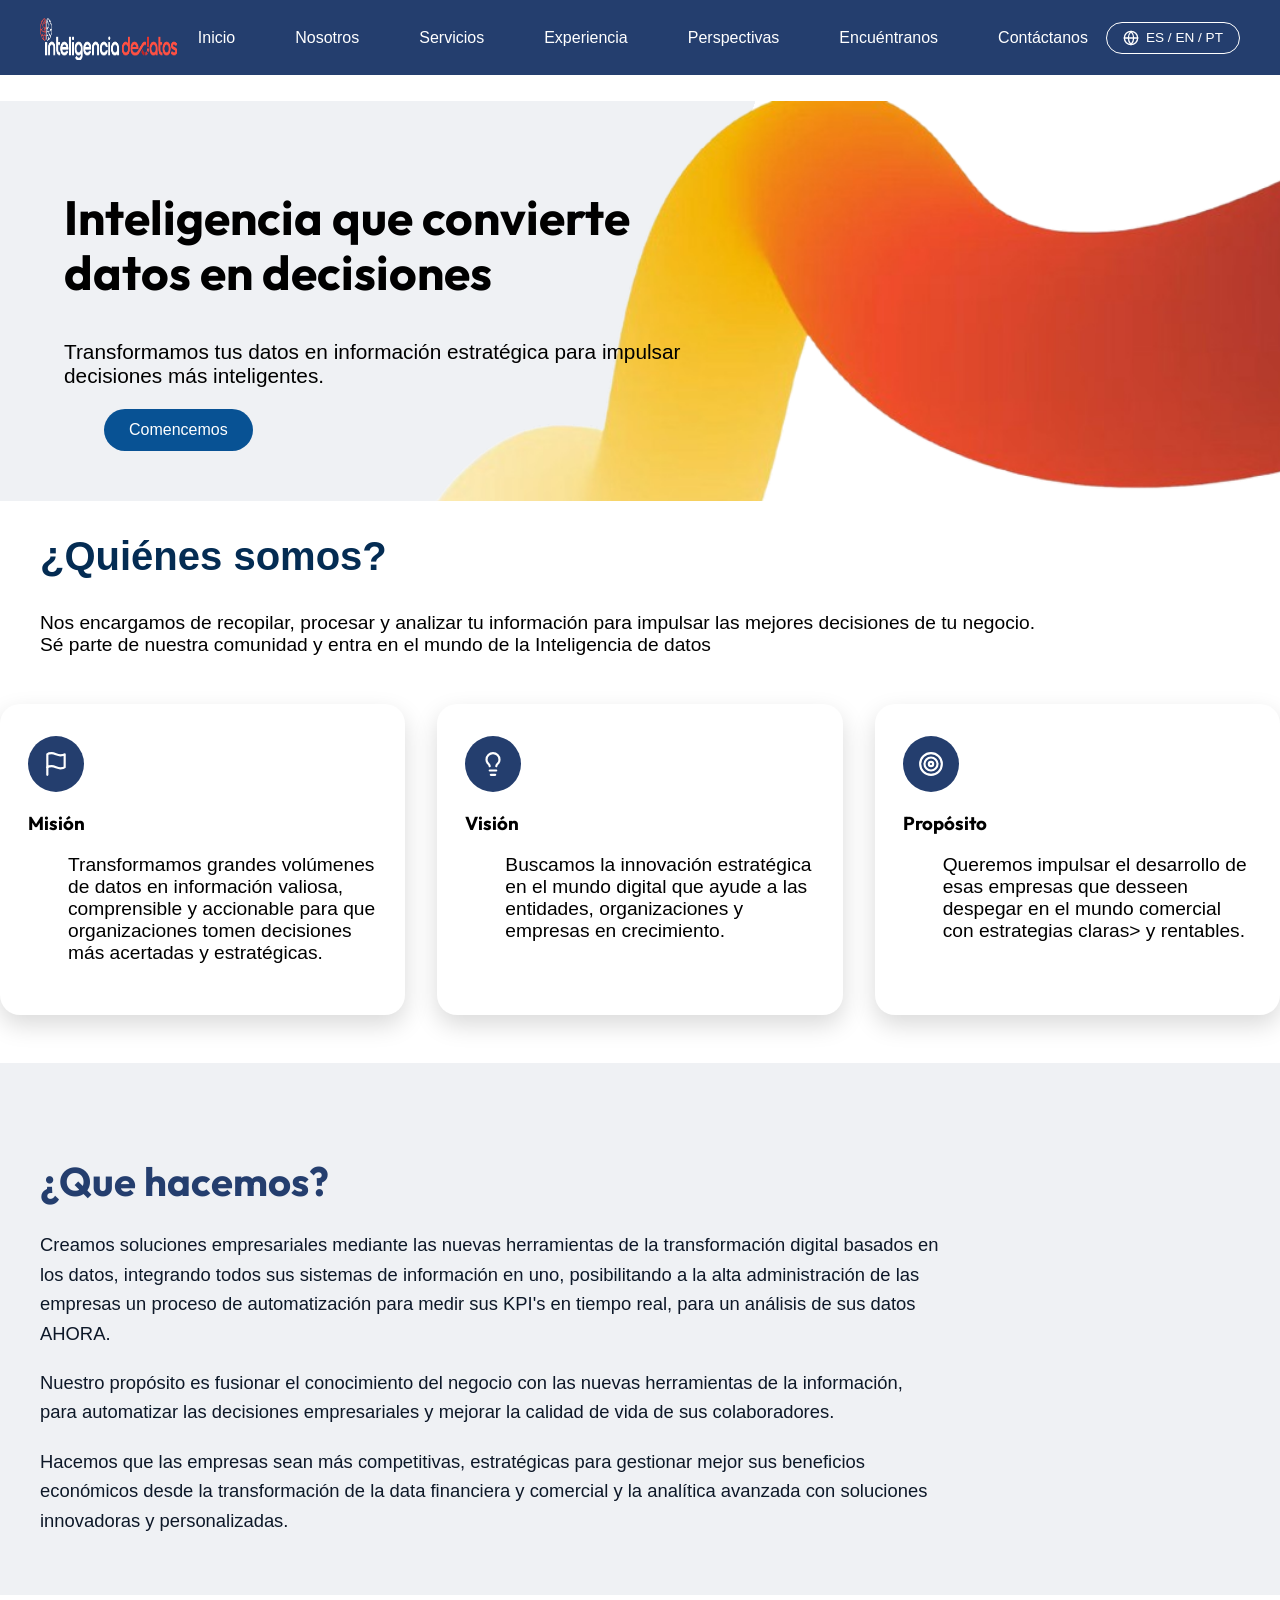
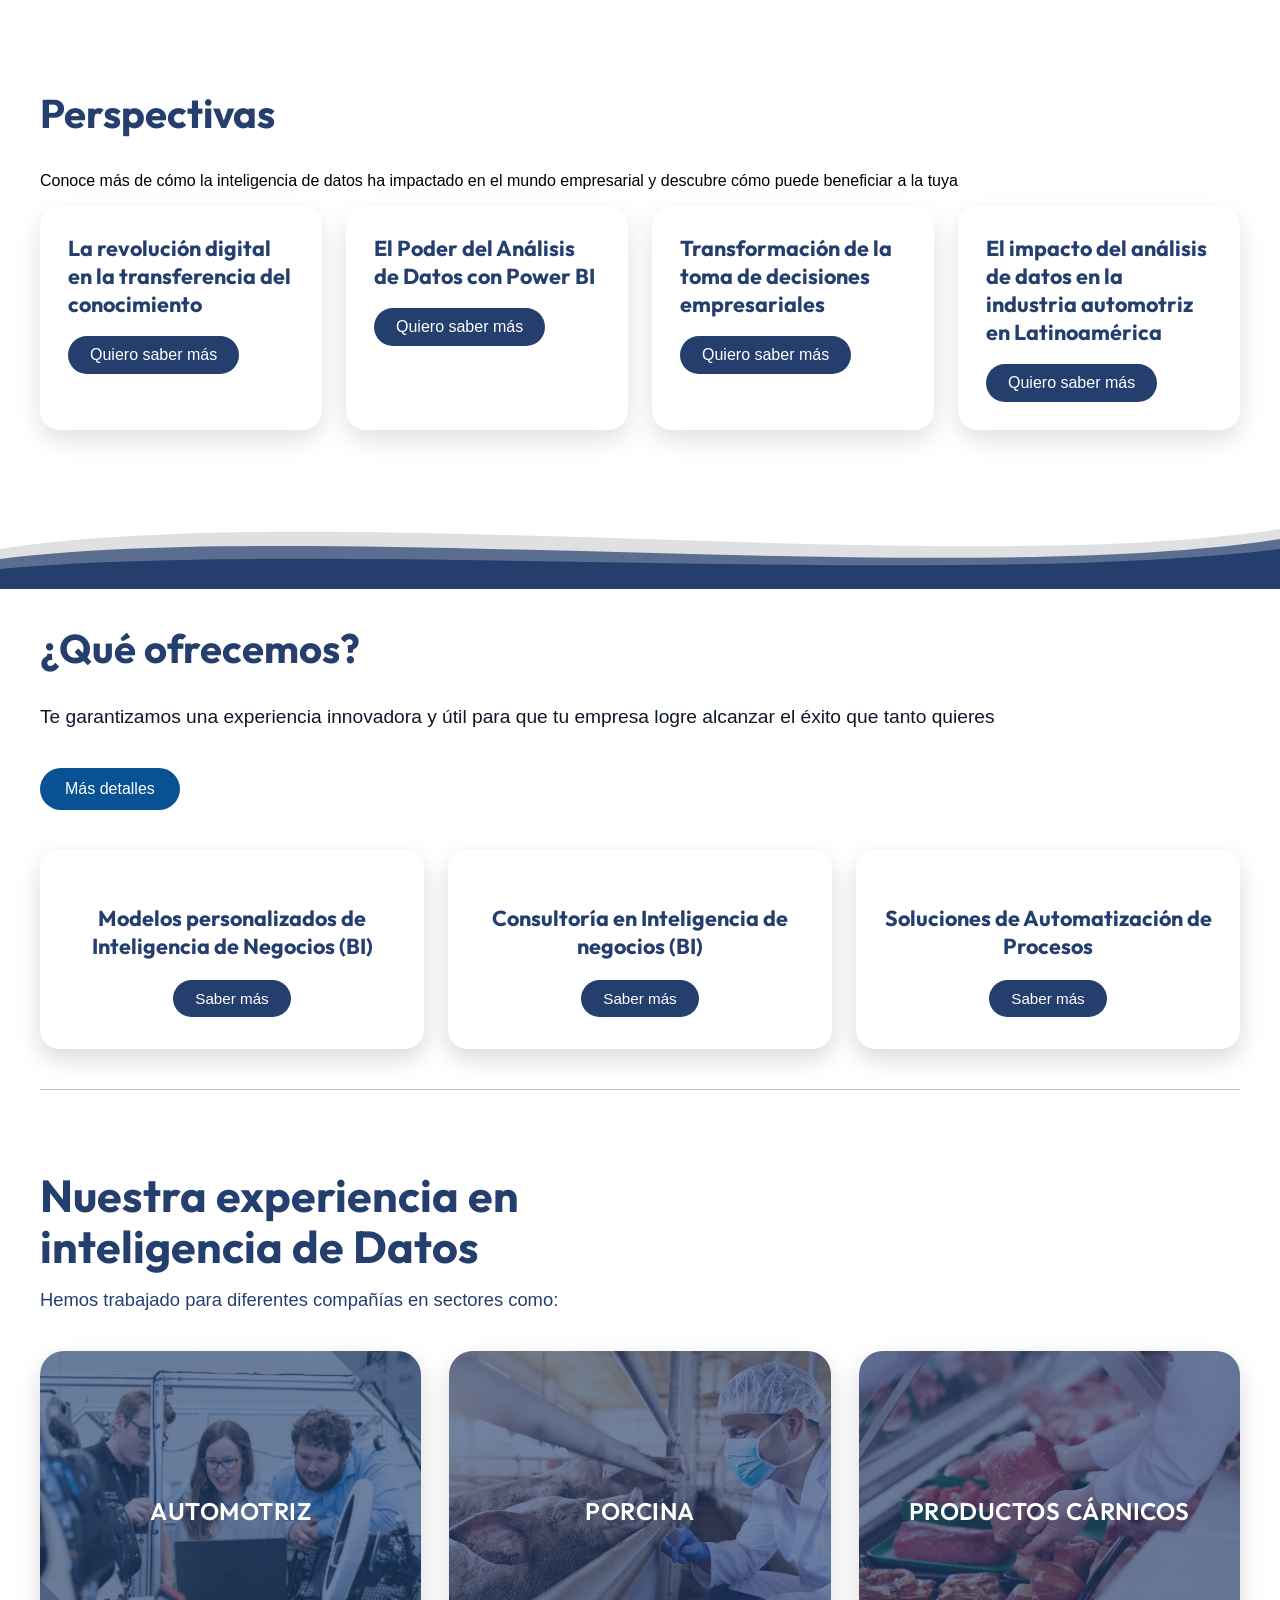
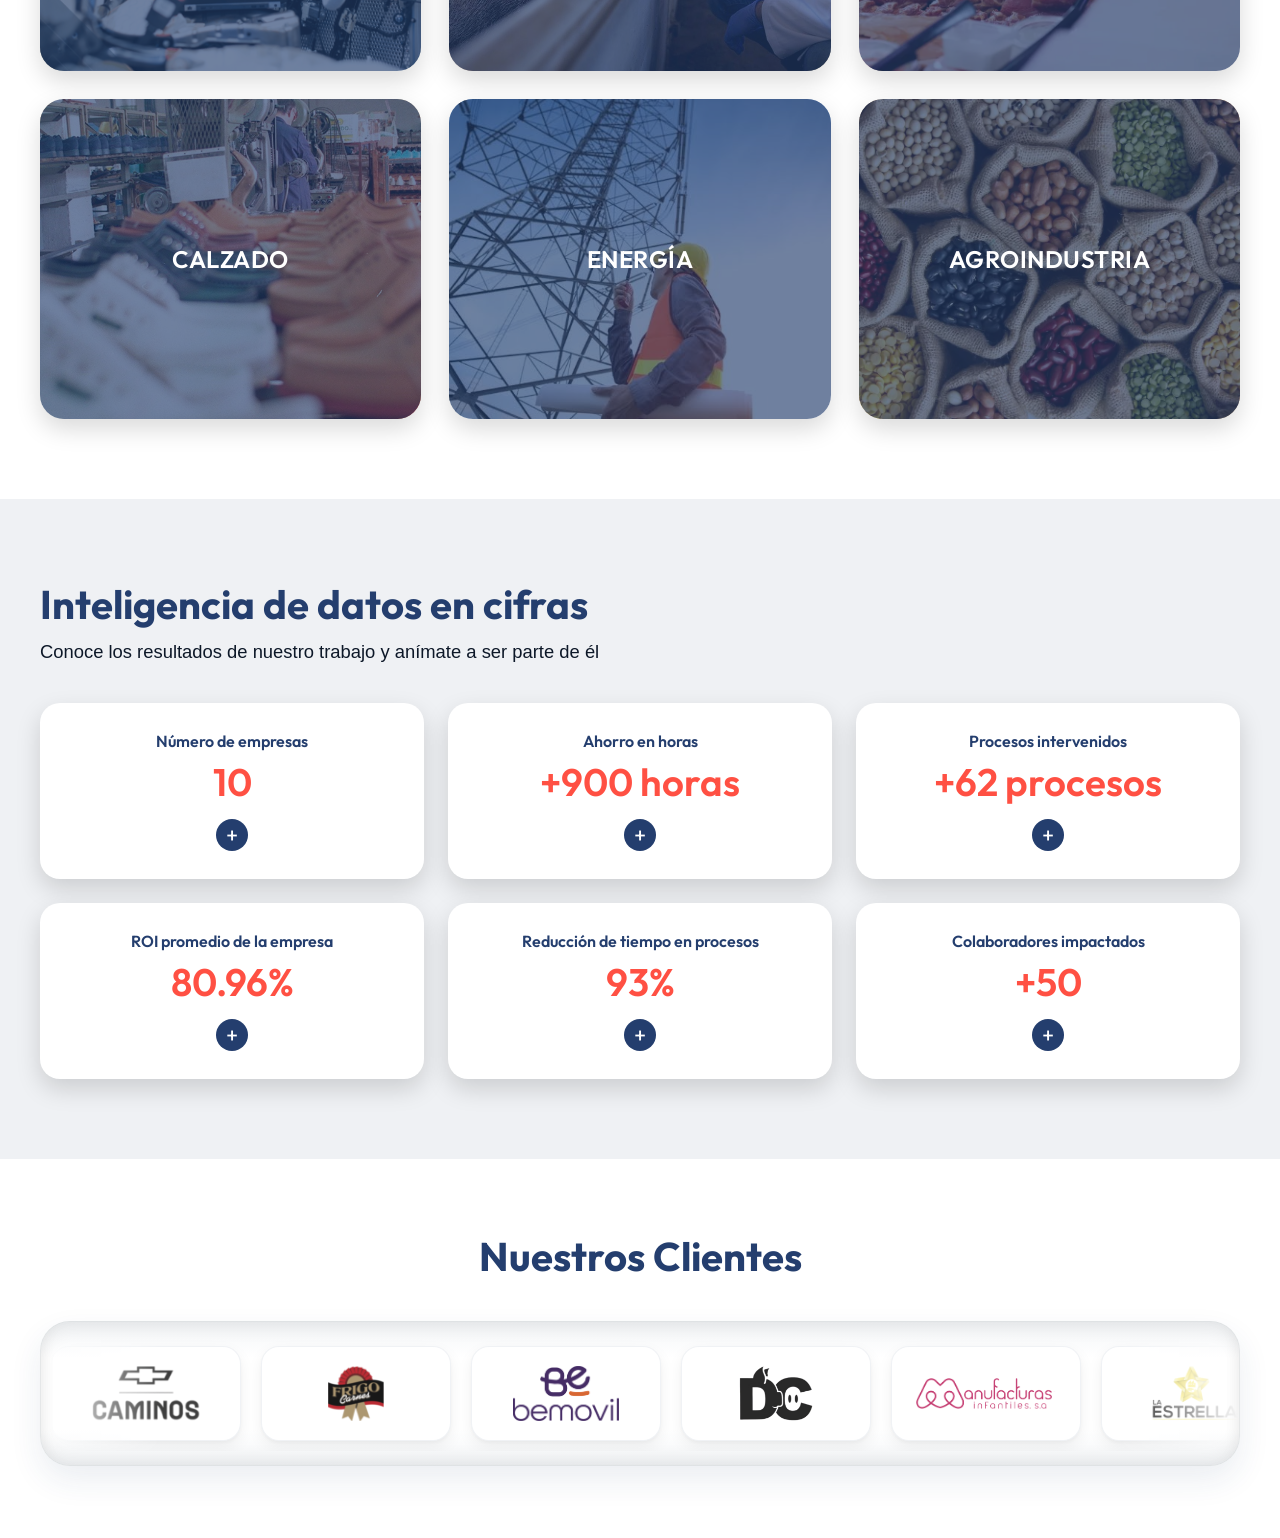
<file: index.html>
<!DOCTYPE html>
<html lang="es">
<head>
  <meta charset="UTF-8">
  <meta name="viewport" content="width=device-width, initial-scale=1.0">
  <title>Inteligencia de datos</title>
  <link href="https://fonts.googleapis.com/css2?family=Outfit:wght@400;600&display=swap" rel="stylesheet">
  <link rel="stylesheet" href="style.css">
</head>
  <!-- COMIENZO DEL CUERPO DE LA PAGINA-->
<body>
 <header>
  <a href="#inicio" class="logo-enlace">
    <img src="assets/LOGOINTELIGENCIADEDATOSPOSITIVA.png" alt="Logo de la empresa" class="logo">
  </a>

    <nav> <!--ETIQUETA SEMANTICA QUE INDICA QUE ES UN BLOQUE DE NAVEGACION-->
    <a href = "#inicio"> Inicio </a>
    <a href = "#nosotros"> Nosotros </a>
    <a href = "#servicios"> Servicios </a>
    <a href = "#experiencia"> Experiencia </a>
    <a href = "#perspectivas"> Perspectivas </a>
    <a href = "#encuentranos"> Encuéntranos </a>
    <a href = "#contactanos"> Contáctanos</a>
    </nav>

  <div class="header-actions">
    <button class="lang-switch" aria-label="Cambiar idioma"><!-- BOTON DE IDIOMA -->
      <svg class="lang-icon" xmlns="http://www.w3.org/2000/svg" viewBox="0 0 24 24" fill="none" stroke="currentColor" stroke-width="2" stroke-linecap="round" stroke-linejoin="round" aria-hidden="true">
        <circle cx="12" cy="12" r="10"/>
        <line x1="2" y1="12" x2="22" y2="12"/>
        <path d="M12 2a15.3 15.3 0 0 1 4 10 15.3 15.3 0 0 1-4 10 15.3 15.3 0 0 1-4-10 15.3 15.3 0 0 1 4-10z"/>
      </svg>
      <span>ES / EN / PT</span>
    </button>
    <button class="menu-toggle" id="menu-toggle" aria-label="Abrir menú">  <!--ESTABLECEMOS MENU HAMBURGUESA-->
      <span></span>   <!--CADA SPAN ES UNA LINEA DEL MENU-->
      <span></span>
      <span></span>
    </button>
  </div>
</header>

  <section class="hero" id="inicio">
    <div class="hero-texto">
      <h1>Inteligencia que convierte <br> datos en decisiones</h1>
      <p>Transformamos tus datos en información estratégica para impulsar<br> decisiones más inteligentes.</p>
      <a href="#nosotros" class="btn-primario">Comencemos</a>
    </div>
    
    <img src="assets/FORMAHERO.png" alt="" class="hero-forma">
  </section>


<section id="nosotros">
  <h2>¿Quiénes somos?</h2>
  <p>Nos encargamos de recopilar, procesar y analizar tu información para impulsar las mejores decisiones de tu negocio. <br>Sé parte de nuestra comunidad y entra en el mundo de la Inteligencia de datos</p>
  
  <div class="pilares">
    <article>
      <div class="pilar-icono pilar-icono-mision">
        <svg class="pilar-svg" xmlns="http://www.w3.org/2000/svg" viewBox="0 0 24 24" fill="none" stroke="currentColor" stroke-width="2" stroke-linecap="round" stroke-linejoin="round" aria-hidden="true">
          <path d="M4 15s1-1 4-1 5 2 8 2 4-1 4-1V3s-1 1-4 1-5-2-8-2-4 1-4 1z"/>
          <line x1="4" y1="22" x2="4" y2="15"/>
        </svg>
      </div>
      <h3>Misión</h3>
      <p>Transformamos grandes volúmenes de datos en información valiosa, comprensible y accionable
      para que organizaciones tomen decisiones más acertadas y estratégicas.</p>
    </article>

    <article>
      <div class="pilar-icono pilar-icono-vision">
        <svg class="pilar-svg" xmlns="http://www.w3.org/2000/svg" viewBox="0 0 24 24" fill="none" stroke="currentColor" stroke-width="2" stroke-linecap="round" stroke-linejoin="round" aria-hidden="true">
          <path d="M15 14c.2-1 .7-1.7 1.5-2.5 1-.9 1.5-2.2 1.5-3.5A6 6 0 0 0 6 8c0 1 .2 2.2 1.5 3.5.7.7 1.3 1.5 1.5 2.5"/>
          <path d="M9 18h6"/>
          <path d="M10 22h4"/>
        </svg>
      </div>
      <h3>Visión</h3>
      <p>Buscamos la innovación estratégica en el mundo digital que ayude a las entidades, organizaciones y empresas en crecimiento.</p>
    </article>

    <article>
      <div class="pilar-icono pilar-icono-proposito">
        <svg class="pilar-svg" xmlns="http://www.w3.org/2000/svg" viewBox="0 0 24 24" fill="none" stroke="currentColor" stroke-width="2" stroke-linecap="round" stroke-linejoin="round" aria-hidden="true">
          <circle cx="12" cy="12" r="10"/>
          <circle cx="12" cy="12" r="6"/>
          <circle cx="12" cy="12" r="2"/>
        </svg>
      </div>
      <h3>Propósito</h3>
      <p>Queremos impulsar el desarrollo de esas empresas que desseen despegar en el mundo comercial con estrategias claras> y rentables.</p>
    </article>
  </div>
</section>

<section id="que-hacemos">
  <h2>¿Que hacemos?</h2>
  <p>Creamos soluciones empresariales mediante las nuevas herramientas de la transformación digital basados en los datos, integrando todos sus sistemas de información en uno, posibilitando a la alta administración de las empresas un proceso de automatización para medir sus KPI's en tiempo real, para un análisis de sus datos AHORA.</p>
  <p>Nuestro propósito es fusionar el conocimiento del negocio con las nuevas herramientas de la información, para automatizar las decisiones empresariales y mejorar la calidad de vida de sus colaboradores.</p>
  <p>Hacemos que las empresas sean más competitivas, estratégicas para gestionar mejor sus beneficios económicos desde la transformación de la data financiera y comercial y la analítica avanzada con soluciones innovadoras y personalizadas.</p>
</section>

<section id="perspectivas">
  <h2>Perspectivas</h2>
  <p>Conoce más de cómo la inteligencia de datos ha impactado en el mundo empresarial y descubre cómo puede beneficiar a la tuya</p>
  <div class="perspectivas-grid">
    <article class="perspectiva-tarjeta">
      <h3>La revolución digital en la transferencia del conocimiento</h3>
      <a class="btn-quiero-saber-mas" href="perspectiva1.html">Quiero saber más</a>
    </article>

    <article class="perspectiva-tarjeta">
      <h3>El Poder del Análisis de Datos con Power BI</h3>
      <a class="btn-quiero-saber-mas" href="perspectiva2.html#perspectiva-2">Quiero saber más</a>
    </article>

    <article class="perspectiva-tarjeta">
      <h3>Transformación de la toma de decisiones empresariales</h3>
      <a class="btn-quiero-saber-mas" href="perspectiva3.html#perspectiva-3">Quiero saber más</a>
    </article>

    <article class="perspectiva-tarjeta">
      <h3>El impacto del análisis de datos en la industria automotriz en Latinoamérica</h3>
      <a class="btn-quiero-saber-mas" href="perspectiva4.html#perspectiva-4">Quiero saber más</a>
    </article>
  </div>
</section>

<section id="servicios">
  <svg class="ola" viewBox="0 0 1440 100" preserveAspectRatio="none">   <!--OLA DECORATIVA-->
  <path d="M0,60 C360,10 1080,90 1440,40 L1440,100 L0,100 Z" fill="#BEC2C6" opacity="0.5"></path>
  <path d="M0,70 C360,30 1080,100 1440,50 L1440,100 L0,100 Z" fill="#243E6E" opacity="0.7"></path>
  <path d="M0,80 C360,50 1080,100 1440,60 L1440,100 L0,100 Z" fill="#243E6E"></path>
</svg>
  <h2>¿Qué ofrecemos?</h2>
  <p>Te garantizamos una experiencia innovadora y útil para que tu empresa logre alcanzar el éxito que tanto quieres</p>
  <a href="#contactanos" class="btn-primario">Más detalles</a>

  <div class="servicios-grid">
    <article class="servicio-card">
      <h3>Modelos personalizados de Inteligencia de Negocios (BI)</h3>
      <button type="button" class="btn-saber-mas">Saber más</button>
      <div class="servicio-contenido">
        <p>Diseñamos modelos de BI que no solo interpretan números; anticipan movimientos. Es como tener un copiloto para tus decisiones estratégicas, además, convierte datos en conocimiento procesable, accionable y optimizado para tu empresa.</p>
      </div>
    </article>

    <article class="servicio-card">
      <h3>Consultoría en Inteligencia de negocios (BI)</h3>
      <button type="button" class="btn-saber-mas">Saber más</button>
      <div class="servicio-contenido">
        <p>Analizamos tus operaciones, te acompañamos a identificar y explorar tus necesidades y oportunidades, además, te equipamos con herramientas de BI que no solo funcionan, sino que transforman tu empresa en una organización basada en datos.</p>
      </div>
    </article>

    <article class="servicio-card">
      <h3>Soluciones de Automatización de Procesos</h3>
      <button type="button" class="btn-saber-mas">Saber más</button>
      <div class="servicio-contenido">
        <p>Automatizamos tus procesos con una precisión quirúrgica. En Inteligencia de Datos, creamos sistemas que trabajan como tú lo harías, pero más rápido, más inteligente y sin errores. Esto no es solo eficiencia, es liberarte para pensar en grande.</p>
      </div>
    </article>
  </div>
</section>

<hr class="divisor-secciones">

<section id="experiencia">
  <div class="experiencia-intro">
    <h2>Nuestra experiencia en<br>inteligencia de Datos</h2>
    <p>Hemos trabajado para diferentes compañías en sectores como:</p>
  </div>

  <div class="experiencia-grid">
    <article class="experiencia-card">
      <img src="assets/experiencia-automotriz.jpg" alt="Sector Automotriz" class="experiencia-img">
      <div class="experiencia-overlay"></div>
      <h3>AUTOMOTRIZ</h3>
    </article>

    <article class="experiencia-card">
      <img src="assets/experiencia-porcino.jpg" alt="Sector Porcino" class="experiencia-img">
      <div class="experiencia-overlay"></div>
      <h3>PORCINA</h3>
    </article>

    <article class="experiencia-card">
      <img src="assets/experiencia-carnica.webp" alt="Productos Cárnicos" class="experiencia-img">
      <div class="experiencia-overlay"></div>
      <h3>PRODUCTOS CÁRNICOS</h3>
    </article>

    <article class="experiencia-card">
      <img src="assets/experiencia-calzado.jpg" alt="Sector Calzado" class="experiencia-img">
      <div class="experiencia-overlay"></div>
      <h3>CALZADO</h3>
    </article>

    <article class="experiencia-card">
      <img src="assets/experiencia-energia.jpg" alt="Sector Energía" class="experiencia-img">
      <div class="experiencia-overlay"></div>
      <h3>ENERGÍA</h3>
    </article>

    <article class="experiencia-card">
      <img src="assets/experiencia-granos.webp" alt="Sector Agroindustria" class="experiencia-img">
      <div class="experiencia-overlay"></div>
      <h3>AGROINDUSTRIA</h3>
    </article>
  </div>
</section>

<section id="cifras">
  <div class="cifras-intro">
    <h2>Inteligencia de datos en cifras</h2>
    <p>Conoce los resultados de nuestro trabajo y anímate a ser parte de él</p>
  </div>

  <div class="cifras-grid">
    <article class="cifra-card">
      <button type="button" class="btn-cifra-toggle" aria-expanded="false" aria-label="Ampliar tarjeta">+</button>
      <h3 class="cifra-etiqueta">Número de empresas</h3>
      <span class="cifra-numero">10</span>
      <div class="cifra-contenido">
        <p>Empresas que confían en nuestra inteligencia de datos para impulsar sus decisiones estratégicas.</p>
      </div>
    </article>

    <article class="cifra-card">
      <button type="button" class="btn-cifra-toggle" aria-expanded="false" aria-label="Ampliar tarjeta">+</button>
      <h3 class="cifra-etiqueta">Ahorro en horas</h3>
      <span class="cifra-numero">+900 horas</span>
      <div class="cifra-contenido">
        <p>Horas recuperadas gracias a la automatización de procesos manuales y reportes repetitivos.</p>
      </div>
    </article>

    <article class="cifra-card">
      <button type="button" class="btn-cifra-toggle" aria-expanded="false" aria-label="Ampliar tarjeta">+</button>
      <h3 class="cifra-etiqueta">Procesos intervenidos</h3>
      <span class="cifra-numero">+62 procesos</span>
      <div class="cifra-contenido">
        <p>Procesos empresariales optimizados mediante soluciones de BI y automatización personalizadas.</p>
      </div>
    </article>

    <article class="cifra-card">
      <button type="button" class="btn-cifra-toggle" aria-expanded="false" aria-label="Ampliar tarjeta">+</button>
      <h3 class="cifra-etiqueta">ROI promedio de la empresa</h3>
      <span class="cifra-numero">80.96%</span>
      <div class="cifra-contenido">
        <p>Retorno sobre la inversión promedio logrado por nuestros clientes tras implementar nuestras soluciones.</p>
      </div>
    </article>

    <article class="cifra-card">
      <button type="button" class="btn-cifra-toggle" aria-expanded="false" aria-label="Ampliar tarjeta">+</button>
      <h3 class="cifra-etiqueta">Reducción de tiempo en procesos</h3>
      <span class="cifra-numero">93%</span>
      <div class="cifra-contenido">
        <p>Reducción media del tiempo operativo en procesos intervenidos con automatización e inteligencia de datos.</p>
      </div>
    </article>

    <article class="cifra-card">
      <button type="button" class="btn-cifra-toggle" aria-expanded="false" aria-label="Ampliar tarjeta">+</button>
      <h3 class="cifra-etiqueta">Colaboradores impactados</h3>
      <span class="cifra-numero">+50</span>
      <div class="cifra-contenido">
        <p>Colaboradores que mejoraron su calidad de trabajo gracias a herramientas de datos accesibles y claras.</p>
      </div>
    </article>
  </div>
</section>

<section id="clientes">
  <div class="clientes-intro">
    <h2>Nuestros Clientes</h2>
  </div>

  <div class="clientes-carousel-wrapper">
    <div class="clientes-viewport">
      <div class="clientes-track" id="clientes-track">
        <!-- Bloque 1 de logos -->
        <div class="cliente-item">
          <a href="https://www.caminos.com.co/es/" aria-label="Visitar el sitio de Caminos">
            <img src="assets/IDCLIENTESCAMINOS.svg" alt="Caminos" class="cliente-logo">
          </a>
        </div>
        <div class="cliente-item">
          <a href="https://frigocarnes.co/" aria-label="Visitar el sitio de Frigo Carnes">
            <img src="assets/IDCLIENTESFRIGOCARNES.svg" alt="Frigo Carnes" class="cliente-logo">
          </a>
        </div>
        <div class="cliente-item">
          <a href="https://bemovil.net/" aria-label="Visitar el sitio de Bemovil">
            <img src="assets/IDCLIENTESBEMOVIL.png" alt="Bemovil" class="cliente-logo">
          </a>
        </div>
        <div class="cliente-item">
          <img src="assets/IDCLIENTESDC.svg" alt="D&amp;C" class="cliente-logo">
        </div>
        <div class="cliente-item">
          <a href="https://www.manufacturasinfantiles.com/" aria-label="Visitar el sitio de Manufacturas Infantiles">
            <img src="assets/IDCLIENTESMANUFACTURAS.png" alt="Manufacturas Infantiles" class="cliente-logo">
          </a>
        </div>
        <div class="cliente-item">
          <a href="https://laestrellasa.com/" aria-label="Visitar el sitio de La Estrella">
            <img src="assets/IDCLIENTESLAESTRELLA.svg" alt="La Estrella" class="cliente-logo">
          </a>
        </div>
        <div class="cliente-item">
          <a href="https://origentechnologies.com.co/" aria-label="Visitar el sitio de Origen Technologies">
            <img src="assets/IDCLIENTESORIGENTECNO.svg" alt="Origen Technologies" class="cliente-logo">
          </a>
        </div>
        <div class="cliente-item">
          <a href="https://www.calzacosta.com.co/?srsltid=AU7gw4UHZcbJSxJegNpmiAss-SUEoE9Kf_RPj3ya9R6E-5gA0m8z0rYJ" aria-label="Visitar el sitio de Calzacosta">
            <img src="assets/IDCLIENTESCALZACOSTA.svg" alt="Calzacosta" class="cliente-logo">
          </a>
        </div>
        <div class="cliente-item">
          <a href="https://juancamole.com/" aria-label="Visitar el sitio de Juancamole">
            <img src="assets/IDCLIENTESJUANCAMOLE.png" alt="Juancamole" class="cliente-logo">
          </a>
        </div>
        <div class="cliente-item">
          <a href="https://www.corredoresdeseguros.com/" aria-label="Visitar el sitio de Corredores de Seguros Asociados S.A.">
            <img src="assets/IDCLIENTESCORREDORES.svg" alt="Corredores de Seguros Asociados S.A." class="cliente-logo">
          </a>
        </div>

        <!-- Bloque 2 duplicado para bucle continuo -->
        <div class="cliente-item">
          <a href="https://www.caminos.com.co/es/" aria-label="Visitar el sitio de Caminos">
          <img src="assets/IDCLIENTESCAMINOS.svg" alt="Caminos" class="cliente-logo">
          </a>
        </div>

        <div class="cliente-item">
          <a href="https://frigocarnes.co/" aria-label="Visitar el sitio de Frigo Carnes">
          <img src="assets/IDCLIENTESFRIGOCARNES.svg" alt="Frigo Carnes" class="cliente-logo">
          </a>
        </div>

        <div class="cliente-item">
          <a href="https://bemovil.net/" aria-label="Visitar el sitio de Bemovil">
          <img src="assets/IDCLIENTESBEMOVIL.png" alt="Bemovil" class="cliente-logo">
          </a>
        </div>

        <div class="cliente-item">
          <img src="assets/IDCLIENTESDC.svg" alt="D&amp;C" class="cliente-logo">
        </div>

        <div class="cliente-item">
          <a href="https://www.manufacturasinfantiles.com/" aria-label="Visitar el sitio de Manufacturas Infantiles">
          <img src="assets/IDCLIENTESMANUFACTURAS.png" alt="Manufacturas Infantiles" class="cliente-logo">
          </a>
        </div>

        <div class="cliente-item">
          <a href="https://laestrellasa.com/" aria-label="Visitar el sitio de La Estrella">
          <img src="assets/IDCLIENTESLAESTRELLA.svg" alt="La Estrella" class="cliente-logo">
          </a>
        </div>

        <div class="cliente-item">
          <a href="https://origentechnologies.com.co/" aria-label="Visitar el sitio de Origen Technologies">
          <img src="assets/IDCLIENTESORIGENTECNO.svg" alt="Origen Technologies" class="cliente-logo">
          </a>
        </div>

        <div class="cliente-item">
          <a href="https://www.calzacosta.com.co/?srsltid=AU7gw4UHZcbJSxJegNpmiAss-SUEoE9Kf_RPj3ya9R6E-5gA0m8z0rYJ" aria-label="Visitar el sitio de Calzacosta">
          <img src="assets/IDCLIENTESCALZACOSTA.svg" alt="Calzacosta" class="cliente-logo">
        </a>
        </div>

        <div class="cliente-item">
          <a href="https://juancamole.com/" aria-label="Visitar el sitio de Juancamole">
          <img src="assets/IDCLIENTESJUANCAMOLE.png" alt="Juancamole" class="cliente-logo">
          </a>
        </div>

        <div class="cliente-item">
          <a href="https://www.corredoresdeseguros.com/" aria-label="Visitar el sitio de Corredores de Seguros Asociados S.A.">
          <img src="assets/IDCLIENTESCORREDORES.svg" alt="Corredores de Seguros Asociados S.A." class="cliente-logo">
          </a>
        </div>
      </div>
    </div>
  </div>
</section>

<script src="script.js"></script>
</body>
</html>
</file>
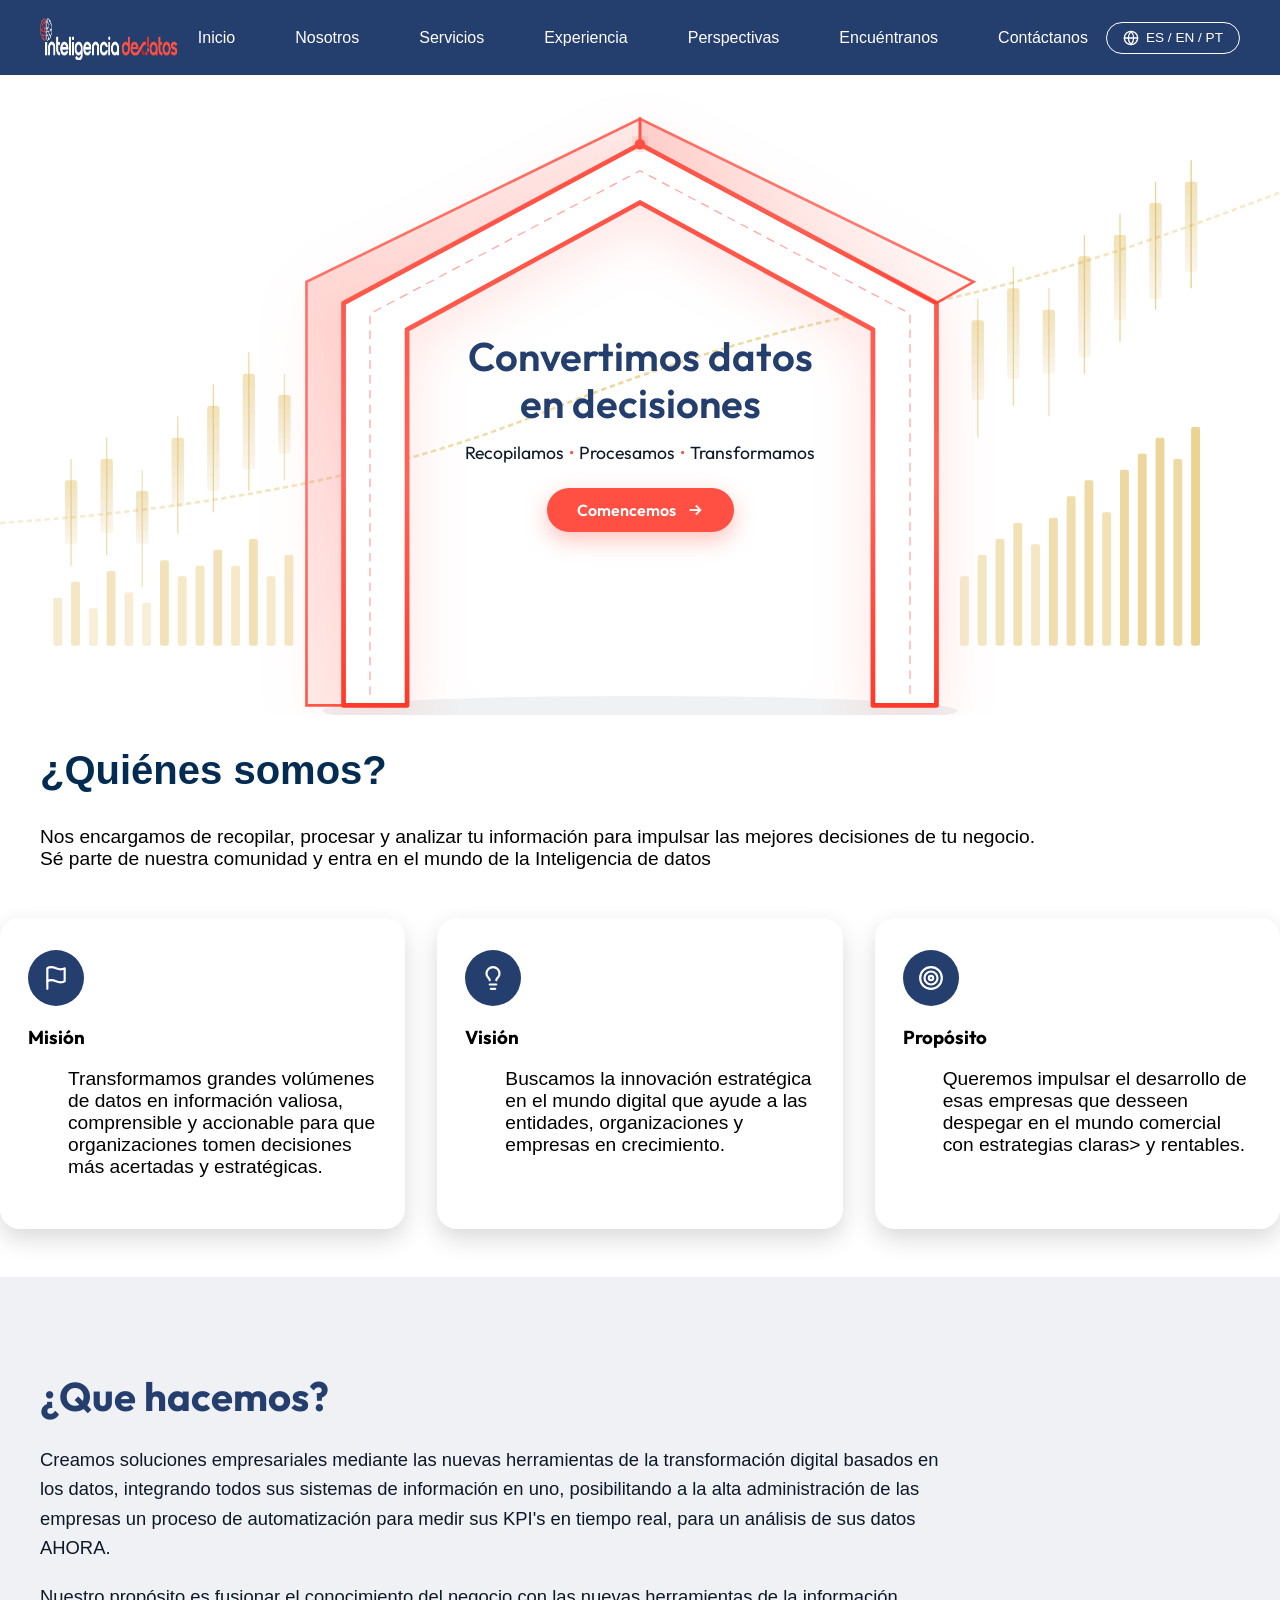
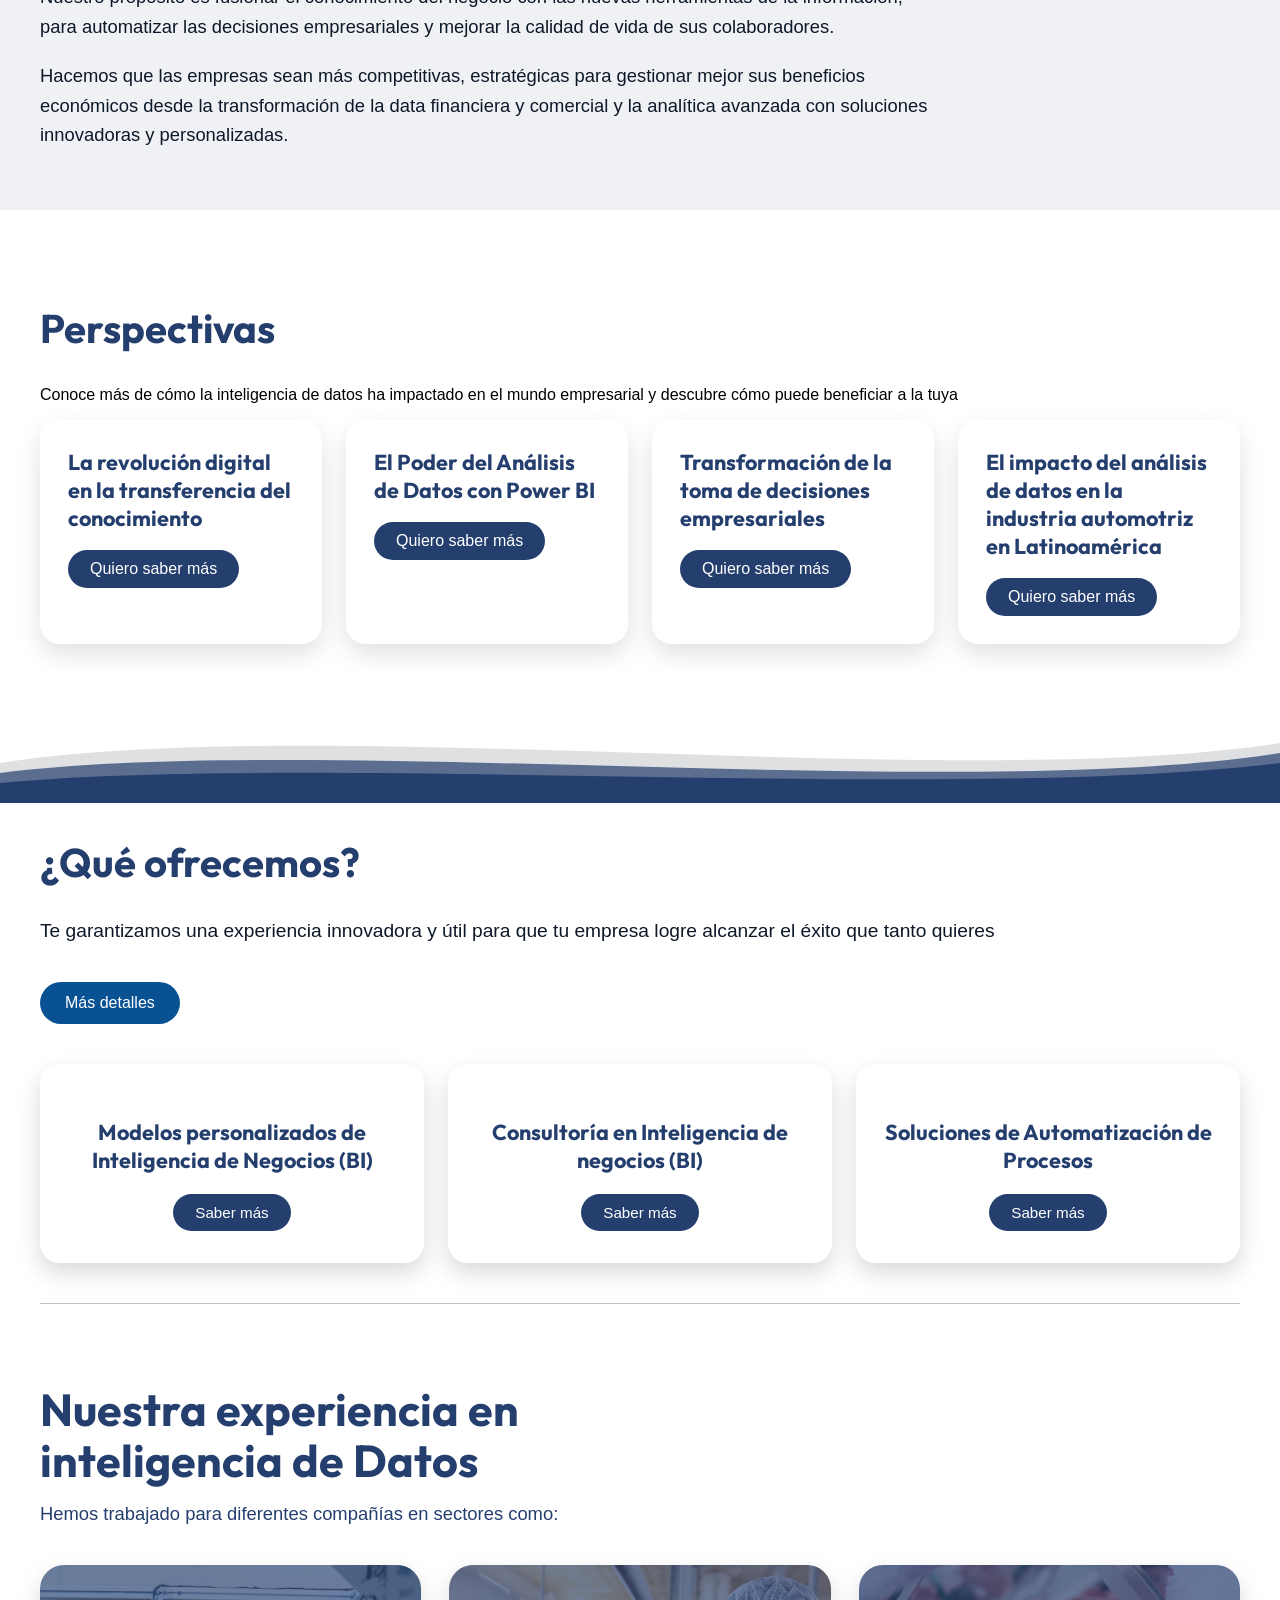
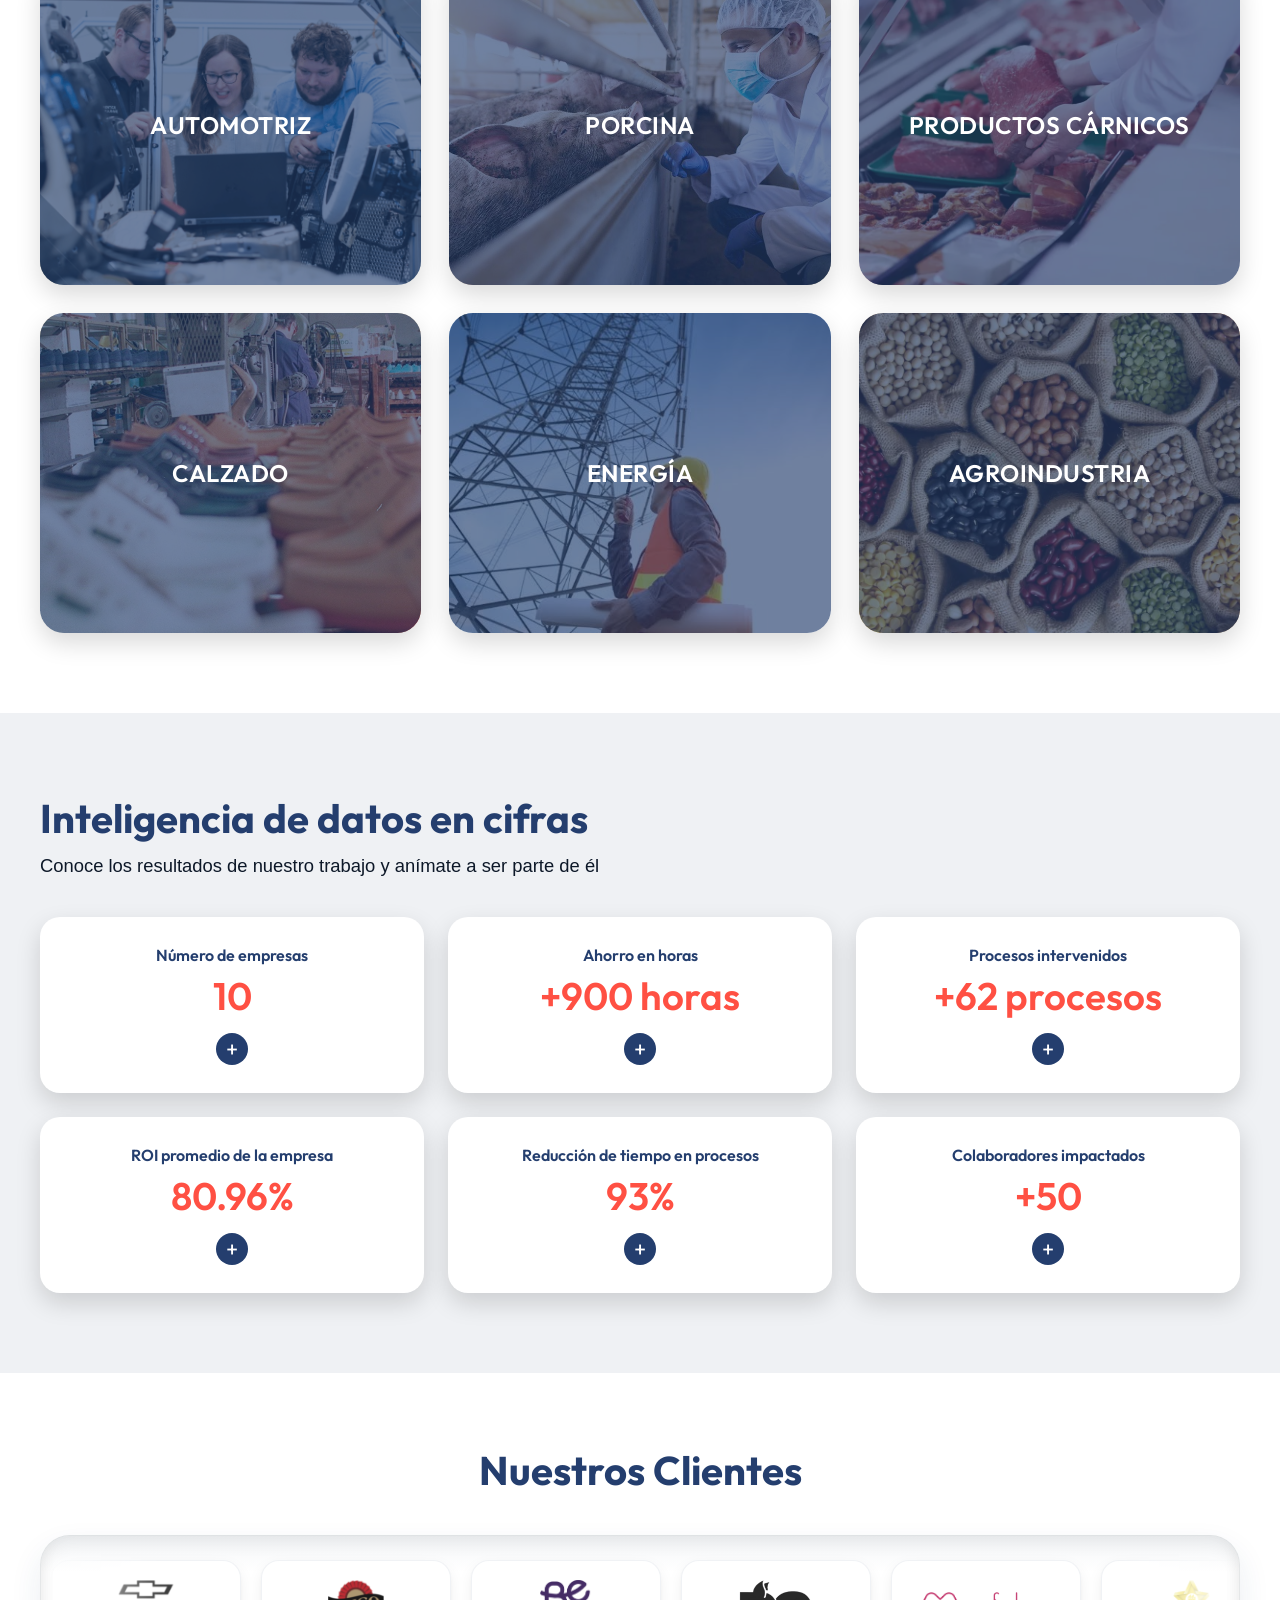
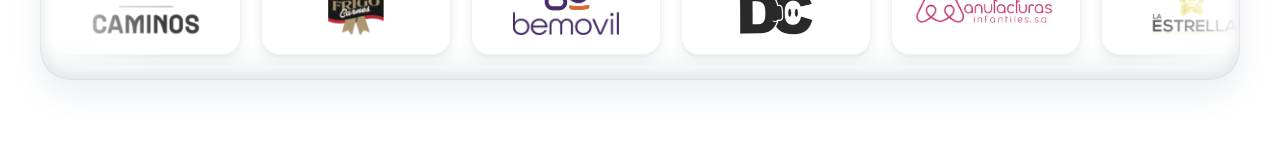
<file: index-hero-portal.html>
<!DOCTYPE html>
<html lang="es">
<head>
  <meta charset="UTF-8">
  <meta name="viewport" content="width=device-width, initial-scale=1.0">
  <title>Inteligencia de datos</title>
  <link href="https://fonts.googleapis.com/css2?family=Outfit:wght@400;600&display=swap" rel="stylesheet">
  <link rel="stylesheet" href="style.css">
</head>
  <!-- COMIENZO DEL CUERPO DE LA PAGINA-->
<body>
 <header>
  <a href="#inicio" class="logo-enlace">
    <img src="assets/LOGOINTELIGENCIADEDATOSPOSITIVA.png" alt="Logo de la empresa" class="logo">
  </a>

    <nav> <!--ETIQUETA SEMANTICA QUE INDICA QUE ES UN BLOQUE DE NAVEGACION-->
    <a href = "#inicio"> Inicio </a>
    <a href = "#nosotros"> Nosotros </a>
    <a href = "#servicios"> Servicios </a>
    <a href = "#experiencia"> Experiencia </a>
    <a href = "#perspectivas"> Perspectivas </a>
    <a href = "#encuentranos"> Encuéntranos </a>
    <a href = "#contactanos"> Contáctanos</a>
    </nav>

  <div class="header-actions">
    <button class="lang-switch" aria-label="Cambiar idioma"><!-- BOTON DE IDIOMA -->
      <svg class="lang-icon" xmlns="http://www.w3.org/2000/svg" viewBox="0 0 24 24" fill="none" stroke="currentColor" stroke-width="2" stroke-linecap="round" stroke-linejoin="round" aria-hidden="true">
        <circle cx="12" cy="12" r="10"/>
        <line x1="2" y1="12" x2="22" y2="12"/>
        <path d="M12 2a15.3 15.3 0 0 1 4 10 15.3 15.3 0 0 1-4 10 15.3 15.3 0 0 1-4-10 15.3 15.3 0 0 1 4-10z"/>
      </svg>
      <span>ES / EN / PT</span>
    </button>
    <button class="menu-toggle" id="menu-toggle" aria-label="Abrir menú">  <!--ESTABLECEMOS MENU HAMBURGUESA-->
      <span></span>   <!--CADA SPAN ES UNA LINEA DEL MENU-->
      <span></span>
      <span></span>
    </button>
  </div>
</header>

  <section class="hero-portal" id="inicio">
    <!-- Capa de fondo 1: Diagrama estadístico de barras e indicadores bursátiles (Mostaza tenue) -->
    <div class="hero-portal__charts" aria-hidden="true">
      <svg class="hero-portal__chart-svg" viewBox="0 0 1440 600" preserveAspectRatio="none">
        <defs>
          <linearGradient id="chart-gold-grad" x1="0" y1="0" x2="0" y2="1">
            <stop offset="0%" stop-color="#D4A017" stop-opacity="0.35"/>
            <stop offset="100%" stop-color="#B8860B" stop-opacity="0.08"/>
          </linearGradient>
          <linearGradient id="chart-gold-line" x1="0" y1="0" x2="1" y2="0">
            <stop offset="0%" stop-color="#D4A017" stop-opacity="0.2"/>
            <stop offset="50%" stop-color="#D4A017" stop-opacity="0.5"/>
            <stop offset="100%" stop-color="#D4A017" stop-opacity="0.25"/>
          </linearGradient>
        </defs>

        <!-- Curva de tendencia alcista suave en mostaza tenue -->
        <path d="M 0,420 Q 360,400 600,320 T 1000,220 T 1440,110" fill="none" stroke="url(#chart-gold-line)" stroke-width="2.5" stroke-dasharray="6,4" class="hero-portal__trend-line"/>

        <!-- Conjunto izquierdo de velas e indicadores de barras -->
        <!-- Vela 1 -->
        <line x1="80" y1="360" x2="80" y2="460" stroke="#D4A017" stroke-width="1.5" opacity="0.4"/>
        <rect x="73" y="380" width="14" height="60" rx="3" fill="url(#chart-gold-grad)"/>
        <!-- Vela 2 -->
        <line x1="120" y1="340" x2="120" y2="450" stroke="#D4A017" stroke-width="1.5" opacity="0.4"/>
        <rect x="113" y="360" width="14" height="70" rx="3" fill="url(#chart-gold-grad)"/>
        <!-- Vela 3 (bajista leve) -->
        <line x1="160" y1="370" x2="160" y2="480" stroke="#C59B27" stroke-width="1.5" opacity="0.35"/>
        <rect x="153" y="390" width="14" height="50" rx="3" fill="url(#chart-gold-grad)"/>
        <!-- Vela 4 -->
        <line x1="200" y1="320" x2="200" y2="430" stroke="#D4A017" stroke-width="1.5" opacity="0.4"/>
        <rect x="193" y="340" width="14" height="65" rx="3" fill="url(#chart-gold-grad)"/>
        <!-- Vela 5 -->
        <line x1="240" y1="290" x2="240" y2="410" stroke="#D4A017" stroke-width="1.5" opacity="0.45"/>
        <rect x="233" y="310" width="14" height="80" rx="3" fill="url(#chart-gold-grad)"/>
        <!-- Vela 6 -->
        <line x1="280" y1="260" x2="280" y2="390" stroke="#D4A017" stroke-width="1.5" opacity="0.45"/>
        <rect x="273" y="280" width="14" height="90" rx="3" fill="url(#chart-gold-grad)"/>
        <!-- Vela 7 -->
        <line x1="320" y1="280" x2="320" y2="380" stroke="#D4A017" stroke-width="1.5" opacity="0.35"/>
        <rect x="313" y="300" width="14" height="55" rx="3" fill="url(#chart-gold-grad)"/>

        <!-- Barras de volumen inferiores izquierdas -->
        <rect x="60" y="490" width="10" height="45" rx="2" fill="#D4A017" opacity="0.25"/>
        <rect x="80" y="475" width="10" height="60" rx="2" fill="#D4A017" opacity="0.3"/>
        <rect x="100" y="500" width="10" height="35" rx="2" fill="#D4A017" opacity="0.2"/>
        <rect x="120" y="465" width="10" height="70" rx="2" fill="#D4A017" opacity="0.32"/>
        <rect x="140" y="485" width="10" height="50" rx="2" fill="#D4A017" opacity="0.22"/>
        <rect x="160" y="495" width="10" height="40" rx="2" fill="#D4A017" opacity="0.2"/>
        <rect x="180" y="455" width="10" height="80" rx="2" fill="#D4A017" opacity="0.35"/>
        <rect x="200" y="470" width="10" height="65" rx="2" fill="#D4A017" opacity="0.28"/>
        <rect x="220" y="460" width="10" height="75" rx="2" fill="#D4A017" opacity="0.3"/>
        <rect x="240" y="445" width="10" height="90" rx="2" fill="#D4A017" opacity="0.35"/>
        <rect x="260" y="460" width="10" height="75" rx="2" fill="#D4A017" opacity="0.28"/>
        <rect x="280" y="435" width="10" height="100" rx="2" fill="#D4A017" opacity="0.38"/>
        <rect x="300" y="470" width="10" height="65" rx="2" fill="#D4A017" opacity="0.25"/>
        <rect x="320" y="450" width="10" height="85" rx="2" fill="#D4A017" opacity="0.3"/>

        <!-- Conjunto derecho de velas e indicadores de barras alcistas -->
        <!-- Vela 8 -->
        <line x1="1100" y1="210" x2="1100" y2="340" stroke="#D4A017" stroke-width="1.5" opacity="0.4"/>
        <rect x="1093" y="230" width="14" height="75" rx="3" fill="url(#chart-gold-grad)"/>
        <!-- Vela 9 -->
        <line x1="1140" y1="180" x2="1140" y2="310" stroke="#D4A017" stroke-width="1.5" opacity="0.45"/>
        <rect x="1133" y="200" width="14" height="85" rx="3" fill="url(#chart-gold-grad)"/>
        <!-- Vela 10 -->
        <line x1="1180" y1="200" x2="1180" y2="320" stroke="#D4A017" stroke-width="1.5" opacity="0.38"/>
        <rect x="1173" y="220" width="14" height="60" rx="3" fill="url(#chart-gold-grad)"/>
        <!-- Vela 11 -->
        <line x1="1220" y1="150" x2="1220" y2="280" stroke="#D4A017" stroke-width="1.5" opacity="0.5"/>
        <rect x="1213" y="170" width="14" height="95" rx="3" fill="url(#chart-gold-grad)"/>
        <!-- Vela 12 -->
        <line x1="1260" y1="130" x2="1260" y2="250" stroke="#D4A017" stroke-width="1.5" opacity="0.5"/>
        <rect x="1253" y="150" width="14" height="80" rx="3" fill="url(#chart-gold-grad)"/>
        <!-- Vela 13 -->
        <line x1="1300" y1="100" x2="1300" y2="220" stroke="#D4A017" stroke-width="1.5" opacity="0.55"/>
        <rect x="1293" y="120" width="14" height="90" rx="3" fill="url(#chart-gold-grad)"/>
        <!-- Vela 14 -->
        <line x1="1340" y1="80" x2="1340" y2="200" stroke="#D4A017" stroke-width="1.5" opacity="0.6"/>
        <rect x="1333" y="100" width="14" height="85" rx="3" fill="url(#chart-gold-grad)"/>

        <!-- Barras de volumen inferiores derechas -->
        <rect x="1080" y="470" width="10" height="65" rx="2" fill="#D4A017" opacity="0.25"/>
        <rect x="1100" y="450" width="10" height="85" rx="2" fill="#D4A017" opacity="0.3"/>
        <rect x="1120" y="435" width="10" height="100" rx="2" fill="#D4A017" opacity="0.35"/>
        <rect x="1140" y="420" width="10" height="115" rx="2" fill="#D4A017" opacity="0.38"/>
        <rect x="1160" y="440" width="10" height="95" rx="2" fill="#D4A017" opacity="0.3"/>
        <rect x="1180" y="415" width="10" height="120" rx="2" fill="#D4A017" opacity="0.4"/>
        <rect x="1200" y="395" width="10" height="140" rx="2" fill="#D4A017" opacity="0.42"/>
        <rect x="1220" y="380" width="10" height="155" rx="2" fill="#D4A017" opacity="0.45"/>
        <rect x="1240" y="410" width="10" height="125" rx="2" fill="#D4A017" opacity="0.38"/>
        <rect x="1260" y="370" width="10" height="165" rx="2" fill="#D4A017" opacity="0.48"/>
        <rect x="1280" y="355" width="10" height="180" rx="2" fill="#D4A017" opacity="0.5"/>
        <rect x="1300" y="340" width="10" height="195" rx="2" fill="#D4A017" opacity="0.52"/>
        <rect x="1320" y="360" width="10" height="175" rx="2" fill="#D4A017" opacity="0.45"/>
        <rect x="1340" y="330" width="10" height="205" rx="2" fill="#D4A017" opacity="0.55"/>
      </svg>
    </div>

    <!-- Capa 2: Arco / Puerta 3D Central en Naranja Corporativo (#FF5043) -->
    <div class="hero-portal__gate" aria-hidden="true">
      <svg class="hero-portal__gate-svg" viewBox="0 0 680 580" fill="none">
        <defs>
          <!-- Gradiente de profundidad para el bisel interior -->
          <linearGradient id="gate-bevel-gradient" x1="0" y1="0" x2="1" y2="1">
            <stop offset="0%" stop-color="#FF5043" stop-opacity="0.32"/>
            <stop offset="50%" stop-color="#FF7A6E" stop-opacity="0.16"/>
            <stop offset="100%" stop-color="#FFA096" stop-opacity="0.04"/>
          </linearGradient>
          <linearGradient id="gate-border-orange" x1="0" y1="0" x2="0" y2="1">
            <stop offset="0%" stop-color="#FF5043"/>
            <stop offset="60%" stop-color="#FF6356"/>
            <stop offset="100%" stop-color="#FF3A2A"/>
          </linearGradient>
          <filter id="gate-soft-glow" x="-20%" y="-20%" width="140%" height="140%">
            <feGaussianBlur stdDeviation="8" result="blur"/>
            <feComposite in="SourceGraphic" in2="blur" operator="over"/>
          </filter>
        </defs>

        <!-- Sombra proyectada en el piso -->
        <ellipse cx="340" cy="565" rx="300" ry="14" fill="#0D1828" opacity="0.06"/>

        <!-- Cara frontal del arco (front frame con amplio vano interior de 480px) -->
        <path d="M 60,560 L 60,180 L 340,30 L 620,180 L 620,560 L 560,560 L 560,205 L 340,85 L 120,205 L 120,560 Z" 
              fill="#ffffff" stroke="url(#gate-border-orange)" stroke-width="4.5" stroke-linejoin="round"/>

        <!-- Bisel / Perspectiva 3D lateral izquierda y superior -->
        <path d="M 60,180 L 340,30 L 340,6 L 25,160 L 25,560 L 60,560 Z" 
              fill="url(#gate-bevel-gradient)" stroke="url(#gate-border-orange)" stroke-width="2.5" opacity="0.85"/>

        <!-- Techo en ángulo derecho (Right bevel) -->
        <path d="M 340,30 L 620,180 L 655,160 L 340,6 Z" 
              fill="url(#gate-bevel-gradient)" stroke="url(#gate-border-orange)" stroke-width="2.5" opacity="0.85"/>

        <!-- Líneas interiores técnicas sutiles -->
        <path d="M 85,550 L 85,190 L 340,55 L 595,190 L 595,550" 
              fill="none" stroke="#FF5043" stroke-width="1.2" stroke-dasharray="8,6" opacity="0.5"/>

        <!-- Vértice iluminado superior -->
        <circle cx="340" cy="30" r="5" fill="#FF5043" filter="url(#gate-soft-glow)"/>
      </svg>
    </div>

    <!-- Capa 3: Contenido de Texto e Interacción -->
    <div class="hero-portal__content">
      <h1 class="hero-portal__headline">
        <span class="hero-portal__headline-line">Convertimos datos</span>
        <span class="hero-portal__headline-word">en decisiones</span>
      </h1>
      
      <p class="hero-portal__subhead">
        <span class="hero-portal__subhead-word">Recopilamos</span>
        <span class="hero-portal__subhead-dot">·</span>
        <span class="hero-portal__subhead-word">Procesamos</span>
        <span class="hero-portal__subhead-dot">·</span>
        <span class="hero-portal__subhead-word">Transformamos</span>
      </p>

      <div class="hero-portal__cta-wrap">
        <a href="#nosotros" class="hero-portal__cta">
          <span>Comencemos</span>
          <svg class="hero-portal__cta-arrow" xmlns="http://www.w3.org/2000/svg" viewBox="0 0 20 20" fill="none" stroke="currentColor" stroke-width="2">
            <line x1="4" y1="10" x2="16" y2="10"/>
            <polyline points="11,5 16,10 11,15"/>
          </svg>
        </a>
      </div>
    </div>
  </section>


<section id="nosotros">
  <h2>¿Quiénes somos?</h2>
  <p>Nos encargamos de recopilar, procesar y analizar tu información para impulsar las mejores decisiones de tu negocio. <br>Sé parte de nuestra comunidad y entra en el mundo de la Inteligencia de datos</p>
  
  <div class="pilares">
    <article>
      <div class="pilar-icono pilar-icono-mision">
        <svg class="pilar-svg" xmlns="http://www.w3.org/2000/svg" viewBox="0 0 24 24" fill="none" stroke="currentColor" stroke-width="2" stroke-linecap="round" stroke-linejoin="round" aria-hidden="true">
          <path d="M4 15s1-1 4-1 5 2 8 2 4-1 4-1V3s-1 1-4 1-5-2-8-2-4 1-4 1z"/>
          <line x1="4" y1="22" x2="4" y2="15"/>
        </svg>
      </div>
      <h3>Misión</h3>
      <p>Transformamos grandes volúmenes de datos en información valiosa, comprensible y accionable
      para que organizaciones tomen decisiones más acertadas y estratégicas.</p>
    </article>

    <article>
      <div class="pilar-icono pilar-icono-vision">
        <svg class="pilar-svg" xmlns="http://www.w3.org/2000/svg" viewBox="0 0 24 24" fill="none" stroke="currentColor" stroke-width="2" stroke-linecap="round" stroke-linejoin="round" aria-hidden="true">
          <path d="M15 14c.2-1 .7-1.7 1.5-2.5 1-.9 1.5-2.2 1.5-3.5A6 6 0 0 0 6 8c0 1 .2 2.2 1.5 3.5.7.7 1.3 1.5 1.5 2.5"/>
          <path d="M9 18h6"/>
          <path d="M10 22h4"/>
        </svg>
      </div>
      <h3>Visión</h3>
      <p>Buscamos la innovación estratégica en el mundo digital que ayude a las entidades, organizaciones y empresas en crecimiento.</p>
    </article>

    <article>
      <div class="pilar-icono pilar-icono-proposito">
        <svg class="pilar-svg" xmlns="http://www.w3.org/2000/svg" viewBox="0 0 24 24" fill="none" stroke="currentColor" stroke-width="2" stroke-linecap="round" stroke-linejoin="round" aria-hidden="true">
          <circle cx="12" cy="12" r="10"/>
          <circle cx="12" cy="12" r="6"/>
          <circle cx="12" cy="12" r="2"/>
        </svg>
      </div>
      <h3>Propósito</h3>
      <p>Queremos impulsar el desarrollo de esas empresas que desseen despegar en el mundo comercial con estrategias claras> y rentables.</p>
    </article>
  </div>
</section>

<section id="que-hacemos">
  <h2>¿Que hacemos?</h2>
  <p>Creamos soluciones empresariales mediante las nuevas herramientas de la transformación digital basados en los datos, integrando todos sus sistemas de información en uno, posibilitando a la alta administración de las empresas un proceso de automatización para medir sus KPI's en tiempo real, para un análisis de sus datos AHORA.</p>
  <p>Nuestro propósito es fusionar el conocimiento del negocio con las nuevas herramientas de la información, para automatizar las decisiones empresariales y mejorar la calidad de vida de sus colaboradores.</p>
  <p>Hacemos que las empresas sean más competitivas, estratégicas para gestionar mejor sus beneficios económicos desde la transformación de la data financiera y comercial y la analítica avanzada con soluciones innovadoras y personalizadas.</p>
</section>

<section id="perspectivas">
  <h2>Perspectivas</h2>
  <p>Conoce más de cómo la inteligencia de datos ha impactado en el mundo empresarial y descubre cómo puede beneficiar a la tuya</p>
  <div class="perspectivas-grid">
    <article class="perspectiva-tarjeta">
      <h3>La revolución digital en la transferencia del conocimiento</h3>
      <a class="btn-quiero-saber-mas" href="perspectiva1.html">Quiero saber más</a>
    </article>

    <article class="perspectiva-tarjeta">
      <h3>El Poder del Análisis de Datos con Power BI</h3>
      <a class="btn-quiero-saber-mas" href="perspectiva2.html#perspectiva-2">Quiero saber más</a>
    </article>

    <article class="perspectiva-tarjeta">
      <h3>Transformación de la toma de decisiones empresariales</h3>
      <a class="btn-quiero-saber-mas" href="perspectiva3.html#perspectiva-3">Quiero saber más</a>
    </article>

    <article class="perspectiva-tarjeta">
      <h3>El impacto del análisis de datos en la industria automotriz en Latinoamérica</h3>
      <a class="btn-quiero-saber-mas" href="perspectiva4.html#perspectiva-4">Quiero saber más</a>
    </article>
  </div>
</section>

<section id="servicios">
  <svg class="ola" viewBox="0 0 1440 100" preserveAspectRatio="none">   <!--OLA DECORATIVA-->
  <path d="M0,60 C360,10 1080,90 1440,40 L1440,100 L0,100 Z" fill="#BEC2C6" opacity="0.5"></path>
  <path d="M0,70 C360,30 1080,100 1440,50 L1440,100 L0,100 Z" fill="#243E6E" opacity="0.7"></path>
  <path d="M0,80 C360,50 1080,100 1440,60 L1440,100 L0,100 Z" fill="#243E6E"></path>
</svg>
  <h2>¿Qué ofrecemos?</h2>
  <p>Te garantizamos una experiencia innovadora y útil para que tu empresa logre alcanzar el éxito que tanto quieres</p>
  <a href="#contactanos" class="btn-primario">Más detalles</a>

  <div class="servicios-grid">
    <article class="servicio-card">
      <h3>Modelos personalizados de Inteligencia de Negocios (BI)</h3>
      <button type="button" class="btn-saber-mas">Saber más</button>
      <div class="servicio-contenido">
        <p>Diseñamos modelos de BI que no solo interpretan números; anticipan movimientos. Es como tener un copiloto para tus decisiones estratégicas, además, convierte datos en conocimiento procesable, accionable y optimizado para tu empresa.</p>
      </div>
    </article>

    <article class="servicio-card">
      <h3>Consultoría en Inteligencia de negocios (BI)</h3>
      <button type="button" class="btn-saber-mas">Saber más</button>
      <div class="servicio-contenido">
        <p>Analizamos tus operaciones, te acompañamos a identificar y explorar tus necesidades y oportunidades, además, te equipamos con herramientas de BI que no solo funcionan, sino que transforman tu empresa en una organización basada en datos.</p>
      </div>
    </article>

    <article class="servicio-card">
      <h3>Soluciones de Automatización de Procesos</h3>
      <button type="button" class="btn-saber-mas">Saber más</button>
      <div class="servicio-contenido">
        <p>Automatizamos tus procesos con una precisión quirúrgica. En Inteligencia de Datos, creamos sistemas que trabajan como tú lo harías, pero más rápido, más inteligente y sin errores. Esto no es solo eficiencia, es liberarte para pensar en grande.</p>
      </div>
    </article>
  </div>
</section>

<hr class="divisor-secciones">

<section id="experiencia">
  <div class="experiencia-intro">
    <h2>Nuestra experiencia en<br>inteligencia de Datos</h2>
    <p>Hemos trabajado para diferentes compañías en sectores como:</p>
  </div>

  <div class="experiencia-grid">
    <article class="experiencia-card">
      <img src="assets/experiencia-automotriz.jpg" alt="Sector Automotriz" class="experiencia-img">
      <div class="experiencia-overlay"></div>
      <h3>AUTOMOTRIZ</h3>
    </article>

    <article class="experiencia-card">
      <img src="assets/experiencia-porcino.jpg" alt="Sector Porcino" class="experiencia-img">
      <div class="experiencia-overlay"></div>
      <h3>PORCINA</h3>
    </article>

    <article class="experiencia-card">
      <img src="assets/experiencia-carnica.webp" alt="Productos Cárnicos" class="experiencia-img">
      <div class="experiencia-overlay"></div>
      <h3>PRODUCTOS CÁRNICOS</h3>
    </article>

    <article class="experiencia-card">
      <img src="assets/experiencia-calzado.jpg" alt="Sector Calzado" class="experiencia-img">
      <div class="experiencia-overlay"></div>
      <h3>CALZADO</h3>
    </article>

    <article class="experiencia-card">
      <img src="assets/experiencia-energia.jpg" alt="Sector Energía" class="experiencia-img">
      <div class="experiencia-overlay"></div>
      <h3>ENERGÍA</h3>
    </article>

    <article class="experiencia-card">
      <img src="assets/experiencia-granos.webp" alt="Sector Agroindustria" class="experiencia-img">
      <div class="experiencia-overlay"></div>
      <h3>AGROINDUSTRIA</h3>
    </article>
  </div>
</section>

<section id="cifras">
  <div class="cifras-intro">
    <h2>Inteligencia de datos en cifras</h2>
    <p>Conoce los resultados de nuestro trabajo y anímate a ser parte de él</p>
  </div>

  <div class="cifras-grid">
    <article class="cifra-card">
      <button type="button" class="btn-cifra-toggle" aria-expanded="false" aria-label="Ampliar tarjeta">+</button>
      <h3 class="cifra-etiqueta">Número de empresas</h3>
      <span class="cifra-numero">10</span>
      <div class="cifra-contenido">
        <p>Empresas que confían en nuestra inteligencia de datos para impulsar sus decisiones estratégicas.</p>
      </div>
    </article>

    <article class="cifra-card">
      <button type="button" class="btn-cifra-toggle" aria-expanded="false" aria-label="Ampliar tarjeta">+</button>
      <h3 class="cifra-etiqueta">Ahorro en horas</h3>
      <span class="cifra-numero">+900 horas</span>
      <div class="cifra-contenido">
        <p>Horas recuperadas gracias a la automatización de procesos manuales y reportes repetitivos.</p>
      </div>
    </article>

    <article class="cifra-card">
      <button type="button" class="btn-cifra-toggle" aria-expanded="false" aria-label="Ampliar tarjeta">+</button>
      <h3 class="cifra-etiqueta">Procesos intervenidos</h3>
      <span class="cifra-numero">+62 procesos</span>
      <div class="cifra-contenido">
        <p>Procesos empresariales optimizados mediante soluciones de BI y automatización personalizadas.</p>
      </div>
    </article>

    <article class="cifra-card">
      <button type="button" class="btn-cifra-toggle" aria-expanded="false" aria-label="Ampliar tarjeta">+</button>
      <h3 class="cifra-etiqueta">ROI promedio de la empresa</h3>
      <span class="cifra-numero">80.96%</span>
      <div class="cifra-contenido">
        <p>Retorno sobre la inversión promedio logrado por nuestros clientes tras implementar nuestras soluciones.</p>
      </div>
    </article>

    <article class="cifra-card">
      <button type="button" class="btn-cifra-toggle" aria-expanded="false" aria-label="Ampliar tarjeta">+</button>
      <h3 class="cifra-etiqueta">Reducción de tiempo en procesos</h3>
      <span class="cifra-numero">93%</span>
      <div class="cifra-contenido">
        <p>Reducción media del tiempo operativo en procesos intervenidos con automatización e inteligencia de datos.</p>
      </div>
    </article>

    <article class="cifra-card">
      <button type="button" class="btn-cifra-toggle" aria-expanded="false" aria-label="Ampliar tarjeta">+</button>
      <h3 class="cifra-etiqueta">Colaboradores impactados</h3>
      <span class="cifra-numero">+50</span>
      <div class="cifra-contenido">
        <p>Colaboradores que mejoraron su calidad de trabajo gracias a herramientas de datos accesibles y claras.</p>
      </div>
    </article>
  </div>
</section>

<section id="clientes">
  <div class="clientes-intro">
    <h2>Nuestros Clientes</h2>
  </div>

  <div class="clientes-carousel-wrapper">
    <div class="clientes-viewport">
      <div class="clientes-track" id="clientes-track">
        <!-- Bloque 1 de logos -->
        <div class="cliente-item">
          <a href="https://www.caminos.com.co/es/" aria-label="Visitar el sitio de Caminos">
            <img src="assets/IDCLIENTESCAMINOS.svg" alt="Caminos" class="cliente-logo">
          </a>
        </div>
        <div class="cliente-item">
          <a href="https://frigocarnes.co/" aria-label="Visitar el sitio de Frigo Carnes">
            <img src="assets/IDCLIENTESFRIGOCARNES.svg" alt="Frigo Carnes" class="cliente-logo">
          </a>
        </div>
        <div class="cliente-item">
          <a href="https://bemovil.net/" aria-label="Visitar el sitio de Bemovil">
            <img src="assets/IDCLIENTESBEMOVIL.png" alt="Bemovil" class="cliente-logo">
          </a>
        </div>
        <div class="cliente-item">
          <img src="assets/IDCLIENTESDC.svg" alt="D&amp;C" class="cliente-logo">
        </div>
        <div class="cliente-item">
          <a href="https://www.manufacturasinfantiles.com/" aria-label="Visitar el sitio de Manufacturas Infantiles">
            <img src="assets/IDCLIENTESMANUFACTURAS.png" alt="Manufacturas Infantiles" class="cliente-logo">
          </a>
        </div>
        <div class="cliente-item">
          <a href="https://laestrellasa.com/" aria-label="Visitar el sitio de La Estrella">
            <img src="assets/IDCLIENTESLAESTRELLA.svg" alt="La Estrella" class="cliente-logo">
          </a>
        </div>
        <div class="cliente-item">
          <a href="https://origentechnologies.com.co/" aria-label="Visitar el sitio de Origen Technologies">
            <img src="assets/IDCLIENTESORIGENTECNO.svg" alt="Origen Technologies" class="cliente-logo">
          </a>
        </div>
        <div class="cliente-item">
          <a href="https://www.calzacosta.com.co/?srsltid=AU7gw4UHZcbJSxJegNpmiAss-SUEoE9Kf_RPj3ya9R6E-5gA0m8z0rYJ" aria-label="Visitar el sitio de Calzacosta">
            <img src="assets/IDCLIENTESCALZACOSTA.svg" alt="Calzacosta" class="cliente-logo">
          </a>
        </div>
        <div class="cliente-item">
          <a href="https://juancamole.com/" aria-label="Visitar el sitio de Juancamole">
            <img src="assets/IDCLIENTESJUANCAMOLE.png" alt="Juancamole" class="cliente-logo">
          </a>
        </div>
        <div class="cliente-item">
          <a href="https://www.corredoresdeseguros.com/" aria-label="Visitar el sitio de Corredores de Seguros Asociados S.A.">
            <img src="assets/IDCLIENTESCORREDORES.svg" alt="Corredores de Seguros Asociados S.A." class="cliente-logo">
          </a>
        </div>

        <!-- Bloque 2 duplicado para bucle continuo -->
        <div class="cliente-item">
          <a href="https://www.caminos.com.co/es/" aria-label="Visitar el sitio de Caminos">
          <img src="assets/IDCLIENTESCAMINOS.svg" alt="Caminos" class="cliente-logo">
          </a>
        </div>

        <div class="cliente-item">
          <a href="https://frigocarnes.co/" aria-label="Visitar el sitio de Frigo Carnes">
          <img src="assets/IDCLIENTESFRIGOCARNES.svg" alt="Frigo Carnes" class="cliente-logo">
          </a>
        </div>

        <div class="cliente-item">
          <a href="https://bemovil.net/" aria-label="Visitar el sitio de Bemovil">
          <img src="assets/IDCLIENTESBEMOVIL.png" alt="Bemovil" class="cliente-logo">
          </a>
        </div>

        <div class="cliente-item">
          <img src="assets/IDCLIENTESDC.svg" alt="D&amp;C" class="cliente-logo">
        </div>

        <div class="cliente-item">
          <a href="https://www.manufacturasinfantiles.com/" aria-label="Visitar el sitio de Manufacturas Infantiles">
          <img src="assets/IDCLIENTESMANUFACTURAS.png" alt="Manufacturas Infantiles" class="cliente-logo">
          </a>
        </div>

        <div class="cliente-item">
          <a href="https://laestrellasa.com/" aria-label="Visitar el sitio de La Estrella">
          <img src="assets/IDCLIENTESLAESTRELLA.svg" alt="La Estrella" class="cliente-logo">
          </a>
        </div>

        <div class="cliente-item">
          <a href="https://origentechnologies.com.co/" aria-label="Visitar el sitio de Origen Technologies">
          <img src="assets/IDCLIENTESORIGENTECNO.svg" alt="Origen Technologies" class="cliente-logo">
          </a>
        </div>

        <div class="cliente-item">
          <a href="https://www.calzacosta.com.co/?srsltid=AU7gw4UHZcbJSxJegNpmiAss-SUEoE9Kf_RPj3ya9R6E-5gA0m8z0rYJ" aria-label="Visitar el sitio de Calzacosta">
          <img src="assets/IDCLIENTESCALZACOSTA.svg" alt="Calzacosta" class="cliente-logo">
        </a>
        </div>

        <div class="cliente-item">
          <a href="https://juancamole.com/" aria-label="Visitar el sitio de Juancamole">
          <img src="assets/IDCLIENTESJUANCAMOLE.png" alt="Juancamole" class="cliente-logo">
          </a>
        </div>

        <div class="cliente-item">
          <a href="https://www.corredoresdeseguros.com/" aria-label="Visitar el sitio de Corredores de Seguros Asociados S.A.">
          <img src="assets/IDCLIENTESCORREDORES.svg" alt="Corredores de Seguros Asociados S.A." class="cliente-logo">
          </a>
        </div>
      </div>
    </div>
  </div>
</section>

<script src="script.js"></script>
</body>
</html>
</file>
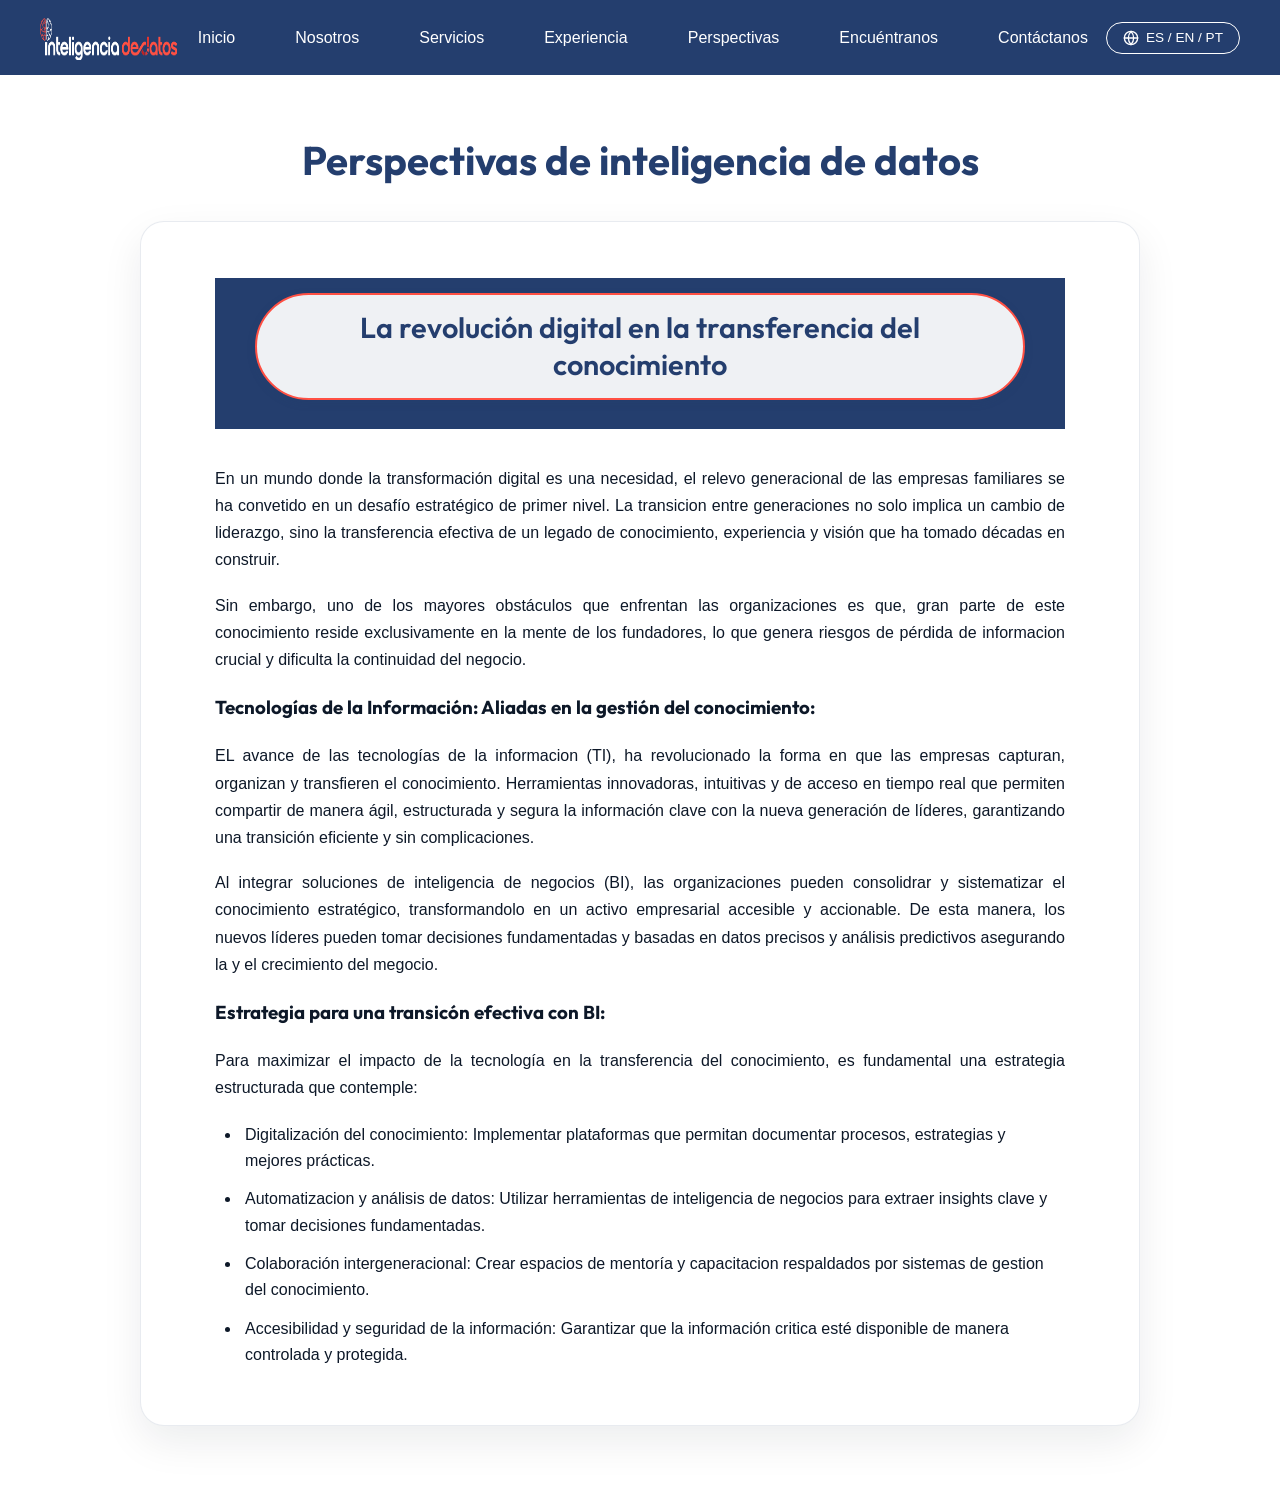
<file: perspectiva1.html>
<!DOCTYPE html>
<html lang="es">
<head>
  <meta charset="UTF-8">
  <meta name="viewport" content="width=device-width, initial-scale=1.0">
  <title>Perspectivas | Inteligencia de datos</title>
  <link href="https://fonts.googleapis.com/css2?family=Outfit:wght@400;600&display=swap" rel="stylesheet">
  <link rel="stylesheet" href="style.css">
</head>
<body>
  <header>
    <a href="index.html#inicio" class="logo-enlace">
      <img src="assets/LOGOINTELIGENCIADEDATOSPOSITIVA.png" alt="Logo de la empresa" class="logo">
    </a>

    <nav>
      <a href="index.html#inicio">Inicio</a>
      <a href="index.html#nosotros">Nosotros</a>
      <a href="index.html#servicios">Servicios</a>
      <a href="index.html#experiencia">Experiencia</a>
      <a href="index.html#perspectivas">Perspectivas</a>
      <a href="index.html#encuentranos">Encuéntranos</a>
      <a href="index.html#contactanos">Contáctanos</a>
    </nav>

    <div class="header-actions">
      <button class="lang-switch" aria-label="Cambiar idioma">
        <svg class="lang-icon" xmlns="http://www.w3.org/2000/svg" viewBox="0 0 24 24" fill="none" stroke="currentColor" stroke-width="2" stroke-linecap="round" stroke-linejoin="round" aria-hidden="true">
          <circle cx="12" cy="12" r="10"/>
          <line x1="2" y1="12" x2="22" y2="12"/>
          <path d="M12 2a15.3 15.3 0 0 1 4 10 15.3 15.3 0 0 1-4 10 15.3 15.3 0 0 1-4-10 15.3 15.3 0 0 1 4-10z"/>
        </svg>
        <span>ES / EN / PT</span>
      </button>
      <button class="menu-toggle" id="menu-toggle" aria-label="Abrir menú">
        <span></span>
        <span></span>
        <span></span>
      </button>
    </div>
  </header>

  <main>
    <section id="perspectiva">
      <h1>Perspectivas de inteligencia de datos</h1>
      <div class="perspectiva-detalles">
        <article class="perspectiva-detalle perspectiva-articulo" id="perspectiva-1">
          <header class="perspectiva-articulo-cabecera">
            <h2 class="perspectiva-titulo-pildora">La revolución digital en la transferencia del conocimiento</h2>
          </header>

            <div class="perspectiva-contenido">
              <p>En un mundo donde la transformación digital es una necesidad, el relevo generacional de las empresas familiares se ha convetido
            en un desafío estratégico de primer nivel. La transicion entre generaciones no solo implica un cambio de liderazgo, sino la
            transferencia efectiva de un legado de conocimiento, experiencia y visión que ha tomado décadas en construir.</p>
            <p>Sin embargo, uno de los mayores obstáculos que enfrentan las organizaciones es que, gran parte de este conocimiento reside
            exclusivamente en la mente de los fundadores, lo que genera riesgos de pérdida de informacion crucial y dificulta la continuidad del
            negocio.</p>
            <h3>Tecnologías de la Información: Aliadas en la gestión del conocimiento:</h3>
            <p>EL avance de las tecnologías de la informacion (TI), ha revolucionado
            la forma en que las empresas capturan, organizan y transfieren el conocimiento.
            Herramientas innovadoras, intuitivas y de acceso en tiempo real que permiten
            compartir de manera ágil, estructurada y segura la información clave con la nueva
            generación de líderes, garantizando una transición eficiente y sin complicaciones.</p>
            <p>Al integrar soluciones de inteligencia de negocios (BI), las organizaciones
            pueden consolidrar y sistematizar el conocimiento estratégico, transformandolo
            en un activo empresarial accesible y accionable. De esta manera, los nuevos líderes
            pueden tomar decisiones fundamentadas y basadas en datos precisos y análisis predictivos
            asegurando la y el crecimiento del megocio.</p>
            <h3>Estrategia para una transicón efectiva con BI:</h3>
            <p>Para maximizar el impacto de la tecnología en la transferencia del
            conocimiento, es fundamental una estrategia estructurada que contemple:</p>
            <ul>
              <li>Digitalización del conocimiento: Implementar plataformas que permitan documentar
              procesos, estrategias y mejores prácticas.</li>
              <li>Automatizacion y análisis de datos: Utilizar herramientas de inteligencia de
              negocios para extraer insights clave y tomar decisiones fundamentadas.</li>
              <li>Colaboración intergeneracional: Crear espacios de mentoría y capacitacion respaldados
              por sistemas de gestion del conocimiento.</li>
              <li>Accesibilidad y seguridad de la información: Garantizar que la información critica
              esté disponible de manera controlada y protegida.</li>
            </ul>
          </div>
        </article>

    </section>
  </main>

  <script src="script.js"></script>
</body>
</html>
</file>
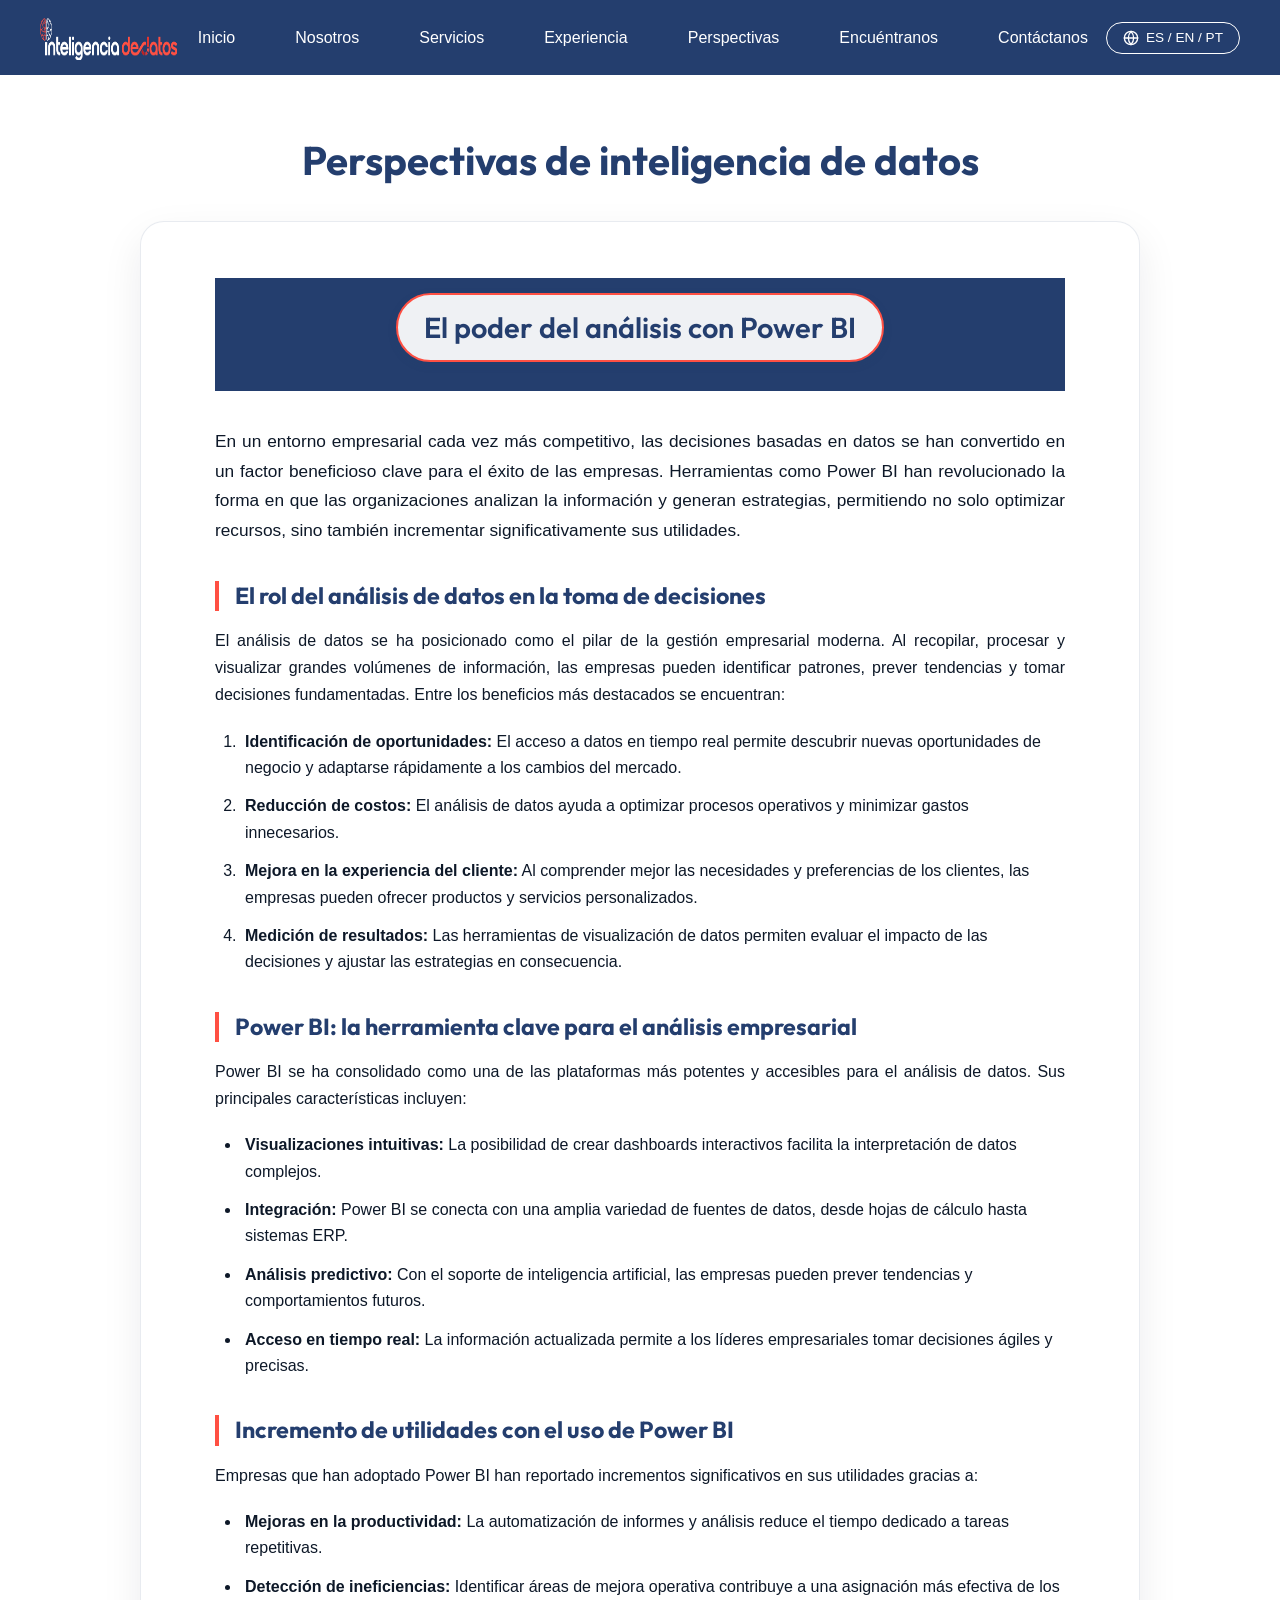
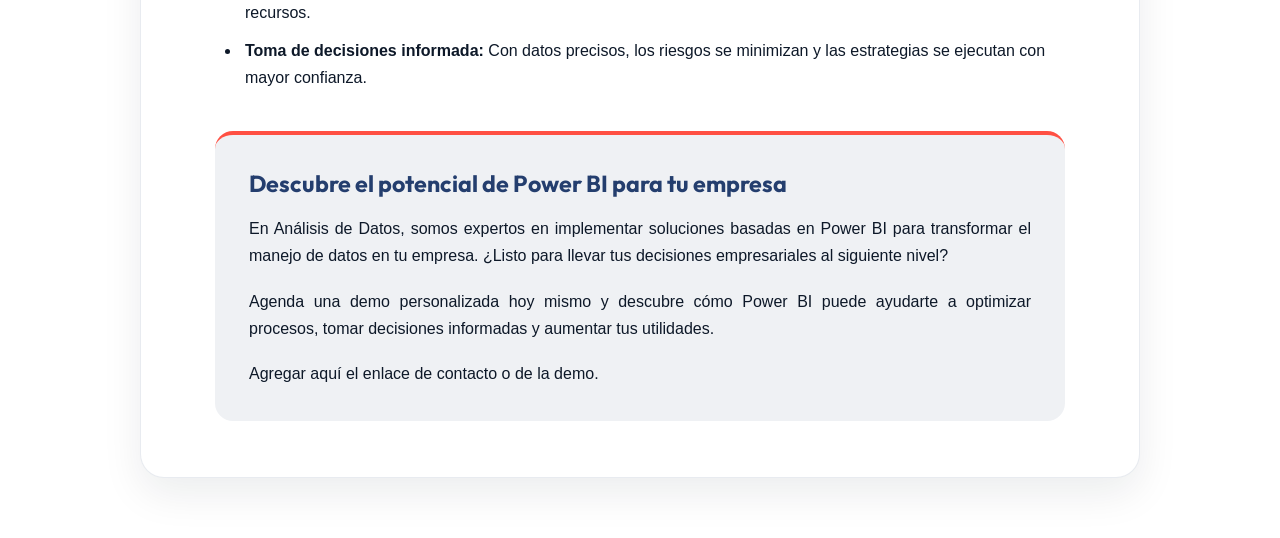
<file: perspectiva2.html>
<!DOCTYPE html>
<html lang="es">
<head>
  <meta charset="UTF-8">
  <meta name="viewport" content="width=device-width, initial-scale=1.0">
  <title>Perspectivas | Inteligencia de datos</title>
  <link href="https://fonts.googleapis.com/css2?family=Outfit:wght@400;600&display=swap" rel="stylesheet">
  <link rel="stylesheet" href="style.css">
</head>
<body>
  <header>
    <a href="index.html#inicio" class="logo-enlace">
      <img src="assets/LOGOINTELIGENCIADEDATOSPOSITIVA.png" alt="Logo de la empresa" class="logo">
    </a>

    <nav>
      <a href="index.html#inicio">Inicio</a>
      <a href="index.html#nosotros">Nosotros</a>
      <a href="index.html#servicios">Servicios</a>
      <a href="index.html#experiencia">Experiencia</a>
      <a href="index.html#perspectivas">Perspectivas</a>
      <a href="index.html#encuentranos">Encuéntranos</a>
      <a href="index.html#contactanos">Contáctanos</a>
    </nav>

    <div class="header-actions">
      <button class="lang-switch" aria-label="Cambiar idioma">
        <svg class="lang-icon" xmlns="http://www.w3.org/2000/svg" viewBox="0 0 24 24" fill="none" stroke="currentColor" stroke-width="2" stroke-linecap="round" stroke-linejoin="round" aria-hidden="true">
          <circle cx="12" cy="12" r="10"/>
          <line x1="2" y1="12" x2="22" y2="12"/>
          <path d="M12 2a15.3 15.3 0 0 1 4 10 15.3 15.3 0 0 1-4 10 15.3 15.3 0 0 1-4-10 15.3 15.3 0 0 1 4-10z"/>
        </svg>
        <span>ES / EN / PT</span>
      </button>
      <button class="menu-toggle" id="menu-toggle" aria-label="Abrir menú">
        <span></span>
        <span></span>
        <span></span>
      </button>
    </div>
  </header>
<main>
  <section id="perspectiva">
    <h1>Perspectivas de inteligencia de datos</h1>
    <div class="perspectiva-detalles">
      <article class="perspectiva-detalle perspectiva-articulo" id="perspectiva-2">
        <header class="perspectiva-articulo-cabecera">
        <h2 class="perspectiva-titulo-pildora">El poder del análisis con Power BI</h2>
        </header>

        <div class="perspectiva-contenido">
          <p class="perspectiva-introduccion">En un entorno empresarial cada vez más competitivo, las decisiones basadas en datos se han convertido en un factor beneficioso clave para el éxito de las empresas. Herramientas como Power BI han revolucionado la forma en que las organizaciones analizan la información y generan estrategias, permitiendo no solo optimizar recursos, sino también incrementar significativamente sus utilidades.</p>

          <section class="perspectiva-bloque">
            <h3>El rol del análisis de datos en la toma de decisiones</h3>
            <p>El análisis de datos se ha posicionado como el pilar de la gestión empresarial moderna. Al recopilar, procesar y visualizar grandes volúmenes de información, las empresas pueden identificar patrones, prever tendencias y tomar decisiones fundamentadas. Entre los beneficios más destacados se encuentran:</p>
            <ol>
              <li><strong>Identificación de oportunidades:</strong> El acceso a datos en tiempo real permite descubrir nuevas oportunidades de negocio y adaptarse rápidamente a los cambios del mercado.</li>
              <li><strong>Reducción de costos:</strong> El análisis de datos ayuda a optimizar procesos operativos y minimizar gastos innecesarios.</li>
              <li><strong>Mejora en la experiencia del cliente:</strong> Al comprender mejor las necesidades y preferencias de los clientes, las empresas pueden ofrecer productos y servicios personalizados.</li>
              <li><strong>Medición de resultados:</strong> Las herramientas de visualización de datos permiten evaluar el impacto de las decisiones y ajustar las estrategias en consecuencia.</li>
            </ol>
          </section>

          <section class="perspectiva-bloque">
            <h3>Power BI: la herramienta clave para el análisis empresarial</h3>
            <p>Power BI se ha consolidado como una de las plataformas más potentes y accesibles para el análisis de datos. Sus principales características incluyen:</p>
            <ul>
              <li><strong>Visualizaciones intuitivas:</strong> La posibilidad de crear dashboards interactivos facilita la interpretación de datos complejos.</li>
              <li><strong>Integración:</strong> Power BI se conecta con una amplia variedad de fuentes de datos, desde hojas de cálculo hasta sistemas ERP.</li>
              <li><strong>Análisis predictivo:</strong> Con el soporte de inteligencia artificial, las empresas pueden prever tendencias y comportamientos futuros.</li>
              <li><strong>Acceso en tiempo real:</strong> La información actualizada permite a los líderes empresariales tomar decisiones ágiles y precisas.</li>
            </ul>
          </section>

          <section class="perspectiva-bloque">
            <h3>Incremento de utilidades con el uso de Power BI</h3>
            <p>Empresas que han adoptado Power BI han reportado incrementos significativos en sus utilidades gracias a:</p>
            <ul>
              <li><strong>Mejoras en la productividad:</strong> La automatización de informes y análisis reduce el tiempo dedicado a tareas repetitivas.</li>
              <li><strong>Detección de ineficiencias:</strong> Identificar áreas de mejora operativa contribuye a una asignación más efectiva de los recursos.</li>
              <li><strong>Toma de decisiones informada:</strong> Con datos precisos, los riesgos se minimizan y las estrategias se ejecutan con mayor confianza.</li>
            </ul>
          </section>

          <aside class="perspectiva-llamado">
            <h3>Descubre el potencial de Power BI para tu empresa</h3>
            <p>En Análisis de Datos, somos expertos en implementar soluciones basadas en Power BI para transformar el manejo de datos en tu empresa. ¿Listo para llevar tus decisiones empresariales al siguiente nivel?</p>
            <p>Agenda una demo personalizada hoy mismo y descubre cómo Power BI puede ayudarte a optimizar procesos, tomar decisiones informadas y aumentar tus utilidades.</p>
            <p>Agregar aquí el enlace de contacto o de la demo.</p>
          </aside>
        </div>
      </article>
    </div>
  </section>
</main>

  <script src="script.js"></script>
</body>
</html>
</file>
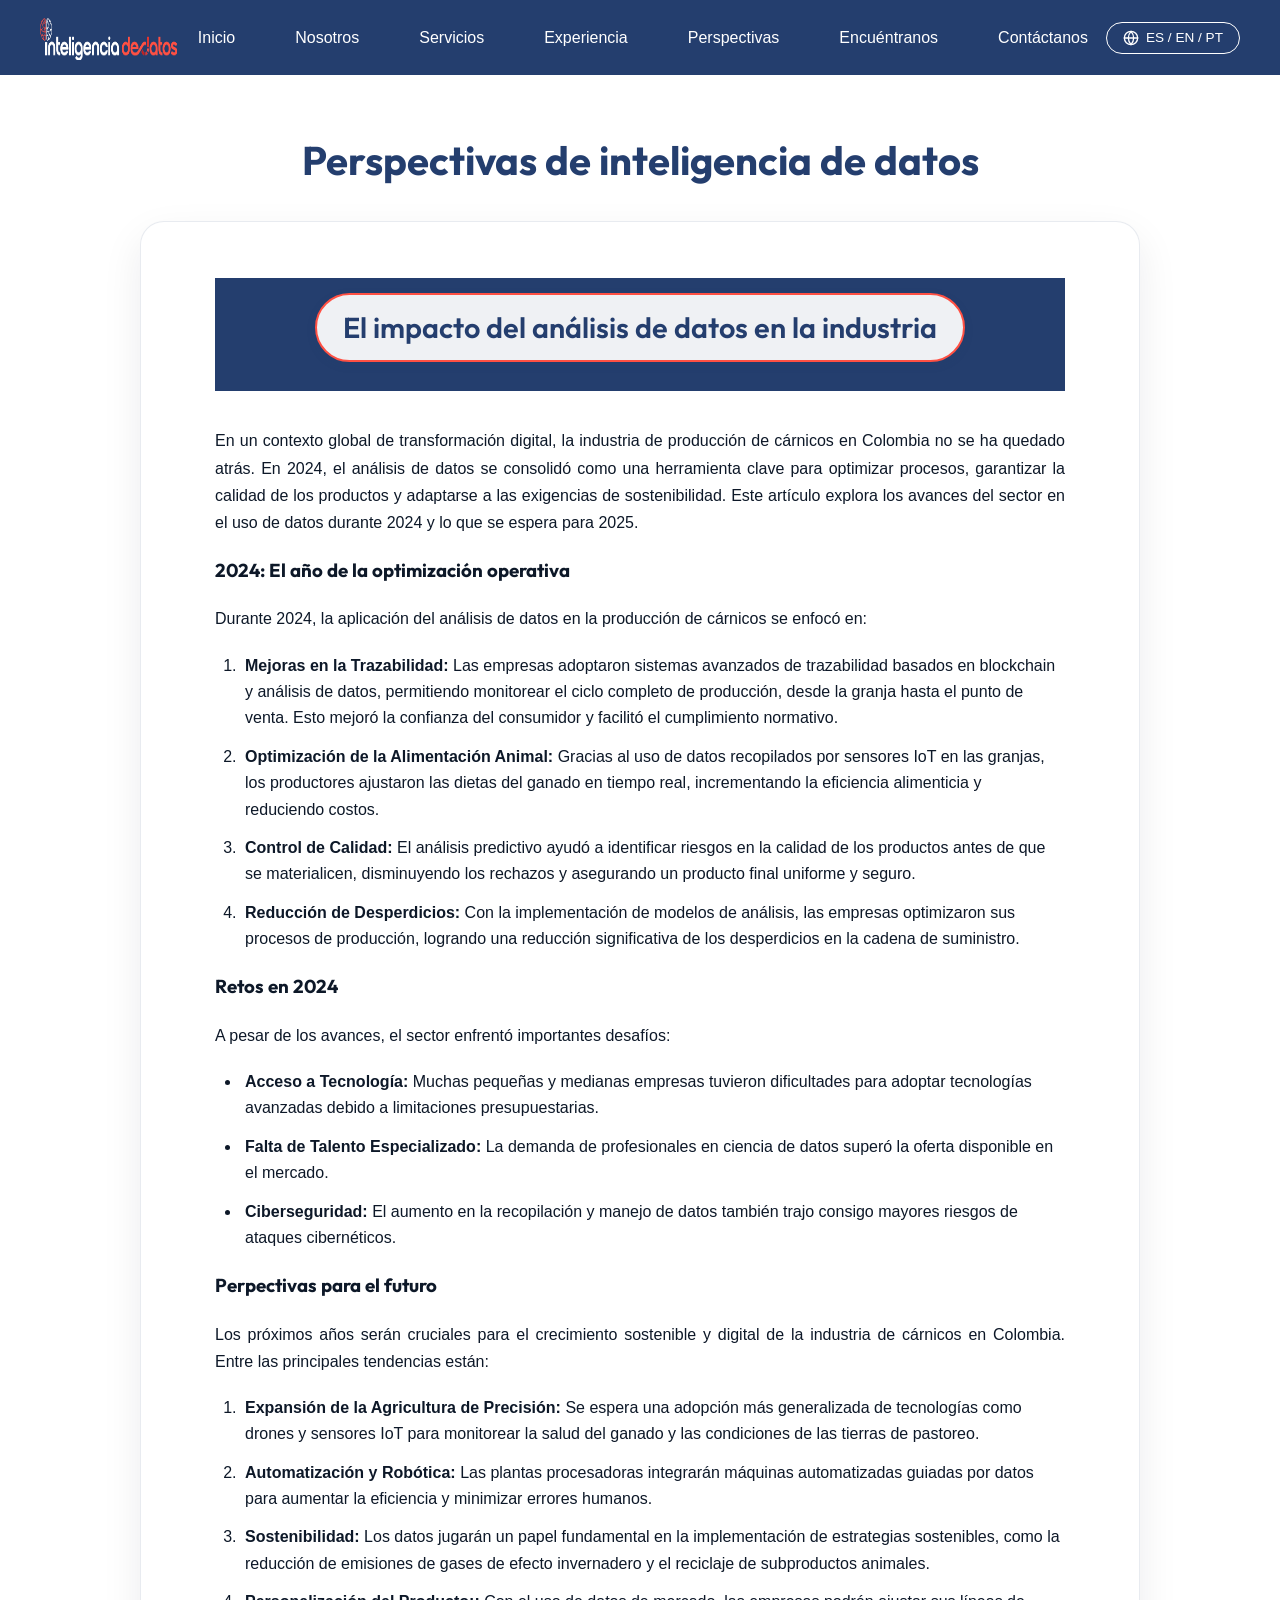
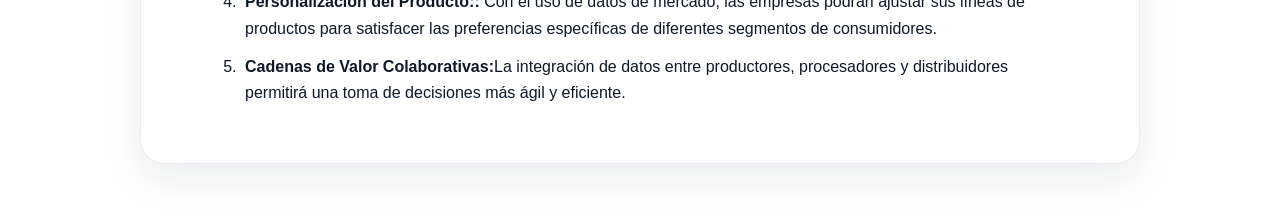
<file: perspectiva3.html>
<!DOCTYPE html>
<html lang="es">
<head>
  <meta charset="UTF-8">
  <meta name="viewport" content="width=device-width, initial-scale=1.0">
  <title>Perspectivas | Inteligencia de datos</title>
  <link href="https://fonts.googleapis.com/css2?family=Outfit:wght@400;600&display=swap" rel="stylesheet">
  <link rel="stylesheet" href="style.css">
</head>
<body>
  <header>
    <a href="index.html#inicio" class="logo-enlace">
      <img src="assets/LOGOINTELIGENCIADEDATOSPOSITIVA.png" alt="Logo de la empresa" class="logo">
    </a>

    <nav>
      <a href="index.html#inicio">Inicio</a>
      <a href="index.html#nosotros">Nosotros</a>
      <a href="index.html#servicios">Servicios</a>
      <a href="index.html#experiencia">Experiencia</a>
      <a href="index.html#perspectivas">Perspectivas</a>
      <a href="index.html#encuentranos">Encuéntranos</a>
      <a href="index.html#contactanos">Contáctanos</a>
    </nav>

    <div class="header-actions">
      <button class="lang-switch" aria-label="Cambiar idioma">
        <svg class="lang-icon" xmlns="http://www.w3.org/2000/svg" viewBox="0 0 24 24" fill="none" stroke="currentColor" stroke-width="2" stroke-linecap="round" stroke-linejoin="round" aria-hidden="true">
          <circle cx="12" cy="12" r="10"/>
          <line x1="2" y1="12" x2="22" y2="12"/>
          <path d="M12 2a15.3 15.3 0 0 1 4 10 15.3 15.3 0 0 1-4 10 15.3 15.3 0 0 1-4-10 15.3 15.3 0 0 1 4-10z"/>
        </svg>
        <span>ES / EN / PT</span>
      </button>
      <button class="menu-toggle" id="menu-toggle" aria-label="Abrir menú">
        <span></span>
        <span></span>
        <span></span>
      </button>
    </div>
  </header>
<main>

    <section id="perspectiva">
      <h1>Perspectivas de inteligencia de datos</h1>
        <div class="perspectiva-detalles">
         <article class="perspectiva-detalle perspectiva-articulo" id="perspectiva-3">
          <header class="perspectiva-articulo-cabecera">
            <h2 class="perspectiva-titulo-pildora">El impacto del análisis de datos en la industria</h2>
          </header>
          <div class="perspectiva-contenido">
          <p>En un contexto global de transformación digital, la industria de producción
          de cárnicos en Colombia no se ha quedado atrás. En 2024, el análisis de datos
          se consolidó como una herramienta clave para optimizar procesos, garantizar la
          calidad de los productos y adaptarse a las exigencias de sostenibilidad.
          Este artículo explora los avances del sector en el uso de datos durante 2024 y
          lo que se espera para 2025.</p>
          <h3>2024: El año de la optimización operativa</h3>
          <p>Durante 2024, la aplicación del análisis de datos en la producción de cárnicos se
          enfocó en:</p>
           <ol>
            <li><strong>Mejoras en la Trazabilidad:</strong> Las empresas adoptaron sistemas
            avanzados de trazabilidad basados en blockchain y análisis de datos, permitiendo
            monitorear el ciclo completo de producción, desde la granja hasta el punto de venta. 
            Esto mejoró la confianza del consumidor y facilitó el cumplimiento normativo.</li>
            <li><strong>Optimización de la Alimentación Animal:</strong> Gracias al uso de datos
            recopilados por sensores IoT en las granjas, los productores ajustaron las dietas del
            ganado en tiempo real, incrementando la eficiencia alimenticia y reduciendo costos.</li>
            <li><strong>Control de Calidad:</strong> El análisis predictivo ayudó a identificar 
            riesgos en la calidad de los productos antes de que se materialicen, disminuyendo los
            rechazos y asegurando un producto final uniforme y seguro.</li>
            <li><strong>Reducción de Desperdicios:</strong> Con la implementación de modelos de
            análisis, las empresas optimizaron sus procesos de producción, logrando una reducción 
            significativa de los desperdicios en la cadena de suministro.</li>
           </ol>

            <h3>Retos en 2024</h3>
            <p>A pesar de los avances, el sector enfrentó importantes desafíos:</p>
            <ul>
              <li><strong>Acceso a Tecnología:</strong> Muchas pequeñas y medianas empresas tuvieron
              dificultades para adoptar tecnologías avanzadas debido a limitaciones presupuestarias.</li>
              <li><strong>Falta de Talento Especializado:</strong> La demanda de profesionales en ciencia
              de datos superó la oferta disponible en el mercado.</li>
              <li><strong>Ciberseguridad:</strong> El aumento en la recopilación y manejo de datos también
              trajo consigo mayores riesgos de ataques cibernéticos.</li>
            </ul>

            <h3>Perpectivas para el futuro</h3>
            <p>Los próximos años serán cruciales para el crecimiento sostenible y digital de la industria de 
            cárnicos en Colombia. Entre las principales tendencias están:</p>
            <ol>
              <li><strong>Expansión de la Agricultura de Precisión:</strong> Se espera una adopción más
              generalizada de tecnologías como drones y sensores IoT para monitorear la salud del ganado 
              y las condiciones de las tierras de pastoreo.</li>
              <li><strong>Automatización y Robótica:</strong> Las plantas procesadoras integrarán máquinas
              automatizadas guiadas por datos para aumentar la eficiencia y minimizar errores humanos.</li>
              <li><strong>Sostenibilidad:</strong> Los datos jugarán un papel fundamental en la implementación
              de estrategias sostenibles, como la reducción de emisiones de gases de efecto invernadero y el
              reciclaje de subproductos animales.</li>
              <li><strong>Personalización del Producto::</strong> Con el uso de datos de mercado, las empresas
              podrán ajustar sus líneas de productos para satisfacer las preferencias específicas de diferentes
              segmentos de consumidores.</li>
              <li><strong>Cadenas de Valor Colaborativas:</strong>La integración de datos entre productores,
              procesadores y distribuidores permitirá una toma de decisiones más ágil y eficiente.</li>
            </ol>
          </div>
         </article>
    </section>
</main>

  <script src="script.js"></script>
</body>
</html>
</file>
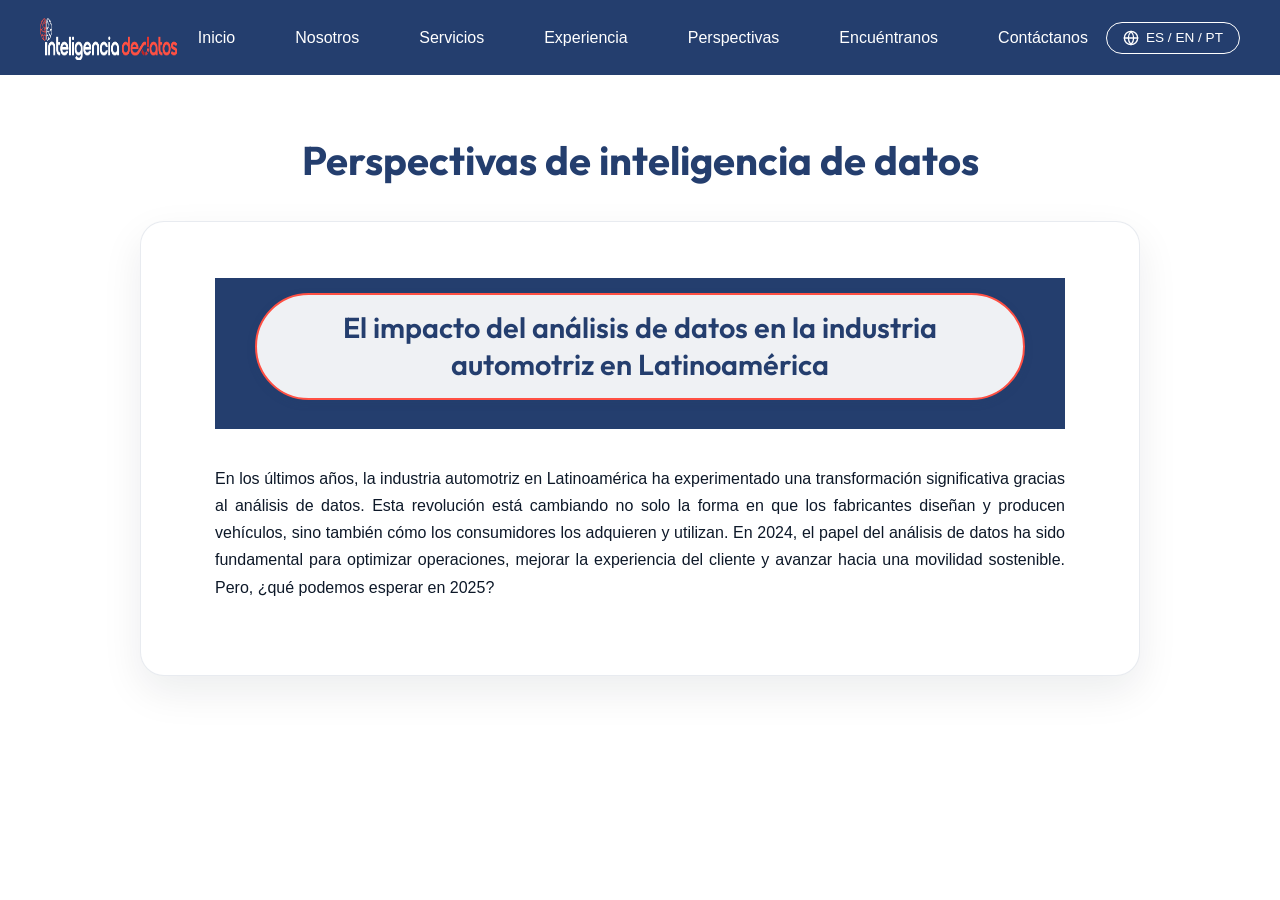
<file: perspectiva4.html>
<!DOCTYPE html>
<html lang="es">
<head>
  <meta charset="UTF-8">
  <meta name="viewport" content="width=device-width, initial-scale=1.0">
  <title>Perspectivas | Inteligencia de datos</title>
  <link href="https://fonts.googleapis.com/css2?family=Outfit:wght@400;600&display=swap" rel="stylesheet">
  <link rel="stylesheet" href="style.css">
</head>
<body>
  <header>
    <a href="index.html#inicio" class="logo-enlace">
      <img src="assets/LOGOINTELIGENCIADEDATOSPOSITIVA.png" alt="Logo de la empresa" class="logo">
    </a>

    <nav>
      <a href="index.html#inicio">Inicio</a>
      <a href="index.html#nosotros">Nosotros</a>
      <a href="index.html#servicios">Servicios</a>
      <a href="index.html#experiencia">Experiencia</a>
      <a href="index.html#perspectivas">Perspectivas</a>
      <a href="index.html#encuentranos">Encuéntranos</a>
      <a href="index.html#contactanos">Contáctanos</a>
    </nav>

    <div class="header-actions">
      <button class="lang-switch" aria-label="Cambiar idioma">
        <svg class="lang-icon" xmlns="http://www.w3.org/2000/svg" viewBox="0 0 24 24" fill="none" stroke="currentColor" stroke-width="2" stroke-linecap="round" stroke-linejoin="round" aria-hidden="true">
          <circle cx="12" cy="12" r="10"/>
          <line x1="2" y1="12" x2="22" y2="12"/>
          <path d="M12 2a15.3 15.3 0 0 1 4 10 15.3 15.3 0 0 1-4 10 15.3 15.3 0 0 1-4-10 15.3 15.3 0 0 1 4-10z"/>
        </svg>
        <span>ES / EN / PT</span>
      </button>
      <button class="menu-toggle" id="menu-toggle" aria-label="Abrir menú">
        <span></span>
        <span></span>
        <span></span>
      </button>
    </div>
  </header>

  <main>
    <section id="perspectiva">
      <h1>Perspectivas de inteligencia de datos</h1>
      <div class="perspectiva-detalles">
        <article class="perspectiva-detalle perspectiva-articulo" id="perspectiva-4">
          <header class="perspectiva-articulo-cabecera">
            <h2 class="perspectiva-titulo-pildora">El impacto del análisis de datos en la industria automotriz en Latinoamérica</h2>
          </header>

            <div class="perspectiva-contenido">
            <p>En los últimos años, la industria automotriz en Latinoamérica ha
            experimentado una transformación significativa gracias al análisis de datos. Esta revolución está cambiando no solo la forma en que los fabricantes diseñan y producen vehículos, sino también cómo los consumidores los adquieren y utilizan. En 2024, el papel del análisis de datos ha sido fundamental para optimizar operaciones, mejorar la experiencia del cliente y avanzar hacia una movilidad sostenible. Pero, ¿qué podemos esperar en 2025?</p>
</file>
<file: style.css>
:root { /*ES UN SELECTOR ESPECUAL QUE REPRESENTA "TODO EL DOCUMENTO"*/
    --azul-marino:#243E6E;
    --naranja:#FF5043;
    --gris-claro:#EFF1F4;
    --gris-oscuro:#BEC2C6;
    --negro:#0D1828;
    --blanco:#ffffff;
    --fuente-titulos:'Outfit', sans-serif;   /*ESTABLECE LA FUENTE PARA TITULOS*/
    --fuente-texto: Helvetica, Arial, sans-serif;  /*ESTABLECE LA FUENTE PARA LA DEMÁS INFORMACION*/
}

/*REINICIO GLOBAL: EL PADDING Y EL BORDE YA NO SUMAN AL ANCHO DE LOS ELEMENTOS (EVITA QUE LAS TARJETAS SE DESBORDEN EN CELULAR)*/
*, *::before, *::after {
    box-sizing: border-box;
}

img {
    max-width: 100%;   /*LAS IMAGENES NUNCA SE SALEN DE SU CONTENEDOR*/
}

body { 
    font-family: var(--fuente-texto);  /*ESTABLECE UNA TIPOGRAFIA ESPECIFICA PARA TODO TEXTO DESCRIPTIVO*/
    overflow-x: hidden;
    width: 100%;
    margin: 0;   /*QUITA EL MARGEN DE 8PX QUE TRAE EL NAVEGADOR POR DEFECTO*/
}

h1, h2, h3 { 
    font-family: var(--fuente-titulos);  /*ESTABLECE UNA TIPOGRAFIA ESPECIFICA PARA TODOS DIFERENTES ENCABEZADOS*/
}

.logo { 
    height: 45px;
    width: auto;
    display: block;  /*INDICA QUE EL LOGO SE MUESTRA COMO UN ELEMENTO DE BLOQUE*/
}

.logo-enlace { /*TRAE AL LOGO COMO UN ENLACE DE HREF EN HTML*/
    display: flex;  /*INDIA QUE EL LOGO SE MUESTRA COMO UN ELEMENTO DE BLOQUE*/
    align-items: center;
    text-decoration: none;
}

html { 
    scroll-behavior: smooth; /*ESTABLECE UNA ANIMACION SUAVE A LA HORA DE SCROLLEAR*/
}

header {  /*CREAMOS NUESTRO HEADER*/
    position: sticky;  /*HACE QUE EL HEADER SE MANTENGA EN LA PARTE SUPERIOR DE LA PANTALLA ASI LA PERSONA BAJE*/
    top: 0; /*PONE AL HEADER EN LA PARTE SUPERIOR DE LA PANTALLA ASI LA PEROSNA BAJE*/
    z-index: 100;  /*ESTABLECE QUE EL HEADER SE MANTENGA POR ENCIMA DE OTROS ELEMENTOS*/
    background-color: var(--azul-marino);
    font-family: var(--fuente-texto);
    padding: 15px 40px;   /*ESPACIO INTERNO DEL HEADER*/
    display: flex;         /*LOS ELEMENTOS VAN ENFILADOS */
    align-items: center;   /* CENTRA LOS ELEMENTOS VERTICALMENTE DENTRO DEL HEADER*/
    justify-content: space-between;  /*ESPACIA LOS ELMENTOS DEL HEADER*/
}

nav a {  /*ESTABLECE EL ESTILO DE LOS LINKS DEL MENU*/
    text-decoration: none;
    color: var(--blanco); 
    cursor: pointer;  /*INDICA QUE EL CURSOR CAMBIA A UNA MANITO*/
    padding: 6px 18px;
    border-radius: 999px;  /*ELEMENTO DEMASIADO CURVO, HACE QUE SE VEA COMO UNA PILDORA*/
    transition: background-color 0.2s ease, color 0.2s ease;
}

nav a:hover {
    background-color: var(--naranja);
}

nav {   /*NAV ES EL CONTENEDOR QUE AGRUPA LOS ENLACES DEL MENU DENTRO DEL HEADER*/
    display: flex;  /*LOS ELEMENTOS VAN ENFILADOS*/
    align-items: center;
    justify-content: center;  /*CENTRA LOS ELEMENTOS DEL MENU*/
    gap: 24px;   /*ESPACIO ENTRE CADA ELEMENTO HIJO SIN NECESIDAD DE MARGENES*/
    flex: 1;    /*INDICA QUE EL MENU OCUPA TODO EL ESPACIO DISPONIBLE*/
}

.header-actions {  /*CONTENEDOR QUE AGRUPA EL BOTON DE IDIOMA Y EL MENU HAMBURGUESA*/
    display:flex;   /*HACE QUE LOS ELEMENTOS SE MUESTREN EN FILA*/
    align-items: center;
    gap: 16px;   /*ESPACIO ENTRE EL BOTON DE IDIOMA Y EL MENU HAMBURGUESA*/
}

.lang-switch {   /*BOTON DE IDIOMA*/
    display: inline-flex;
    align-items: center;
    gap: 7px;
    border-radius: 999px;
    background-color: transparent;
    color: var(--blanco);
    border: 1.5px solid var(--blanco);
    font-family: var(--fuente-texto);
    font-size: 0.85rem;
    padding: 7px 16px; 
    cursor: pointer;
    transition: background-color 0.2s ease, border-color 0.2s ease, color 0.2s ease;
    white-space: nowrap;
}

.lang-switch:hover {   /*INDICA EL CAMBIO DE COLOR AL PASAR POR ENCIMA DEL BOTON DE IDIOMA*/
    background-color: var(--naranja);
    border-color: var(--naranja);
    color: var(--blanco);
}

.lang-icon {  /*ESTILO DEL ICONO DEL IDIOMA*/
    width: 16px;
    height: 16px;
    flex-shrink: 0;
}

.menu-toggle {    /*MENU HAMBURGUESA*/
    display: none;   /*OCULTA EL MENU EN PANTALLAS GRANDES*/
    flex-direction: column;
    justify-content: center;
    gap: 5px;
    width: 28px;
    height: 20px;
    background: none;
    border: none;  
    cursor: pointer;
    padding: 0;
}

.menu-toggle span {   /*ESTILO DE CADA LINEA DEL MENU HAMBURGUESA*/
    width: 100%;
    height: 3px;
    background-color: var(--blanco);   /*ANTES ERA AZUL OSCURO SOBRE FONDO AZUL: NO SE VEIA*/
    border-radius:2px;
}

.hero-texto{  /*AGRUPA EL TEXTO DEL HERO, LA PRIMERA SECCION*/
    flex: 1;
    position: relative;
    z-index: 2;  /*EL TEXTO QUEDA POR ENCIMA DE LA IMAGEN*/
}

.hero-texto h1{  /*ESTABLECEMOS EL TAMAÑO DEL TEXTO PRINCIPAL */
    font-size: 3rem;
    line-height: 1.15;
}

.hero-texto p {  /*CAMBIAMOS EL TAMAÑO DEL TEXTO DE ABAJO*/
    font-size: 1.30rem;
}

.hero { /*ESTABLECE EL COLOR Y LA FORMA DEL HERO*/
    position: relative;   /*MARCO DE REFERENCIA PARA HERO-FORMA*/
    overflow: hidden;   /*RECORTA LO QUE SALGA DEL HERO*/
    height: 400px;      /*ALTURA EQUILIBRADA*/
    margin-top: 2%;
    display: flex;            /*POSICIONA EL TEXTO Y LA FORMA UNO AL LADO DEL OTRO*/
    align-items: center;
    background: linear-gradient(110deg, var(--gris-claro) 53%, var(--blanco) 53%);
    gap: 40px;
    padding: 0 5%;
}

.hero-forma {   /*FORMA ORGANICA 3D SOBRE EL AREA BLANCA*/
    position: absolute;
    top: 0;
    right: -25px;
    height: 104%;
    width: auto;
    object-fit: contain;
    object-position: right top;
    z-index: 1;
}

.btn-primario {
    display: inline-block;
    border-radius: 999px;
    background-color: #085294;
    color: #ffffff;
    font-family: var(--fuente-texto);
    padding: 12px 25px;
    margin-left: 40px;
    font-size: 1rem;
    cursor: pointer;
    border: none;
    text-decoration: none;
    transition: background-color 0.2s ease;
}

.btn-primario:hover {
    background-color:var(--naranja);
}

/* ══════════════════════════════════════════════════════════════════════════
   HERO PORTAL — VERSIÓN LIGERA / BLANCA (Inspirada en CryptOwl)
   Fondo Blanco, Arco Naranja (#FF5043), Gráfico Estadístico en Mostaza Tenue
   ══════════════════════════════════════════════════════════════════════════ */
.hero-portal {
    position: relative;
    overflow: hidden;
    min-height: 640px;
    display: flex;
    align-items: center;
    justify-content: center;
    background-color: var(--blanco);
    padding: 70px 4% 50px;
    text-align: center;
}

/* Capa 1: Gráficos de barras estadísticas e indicadores (Mostaza suave) */
.hero-portal__charts {
    position: absolute;
    inset: 0;
    pointer-events: none;
    z-index: 1;
    opacity: 0.85;
}

.hero-portal__chart-svg {
    width: 100%;
    height: 100%;
    object-fit: cover;
}

.hero-portal__trend-line {
    animation: dash-anim 20s linear infinite;
}

@keyframes dash-anim {
    from { stroke-dashoffset: 200; }
    to { stroke-dashoffset: 0; }
}

/* Capa 2: Arco / Puerta 3D Central Naranja (#FF5043) */
.hero-portal__gate {
    position: absolute;
    top: 50%;
    left: 50%;
    transform: translate(-50%, -46%);
    width: clamp(480px, 58vw, 720px);
    height: auto;
    z-index: 2;
    pointer-events: none;
    transition: transform 0.4s ease;
}

.hero-portal:hover .hero-portal__gate {
    transform: translate(-50%, -47%) scale(1.015);
}

.hero-portal__gate-svg {
    width: 100%;
    height: auto;
    display: block;
    filter: drop-shadow(0 14px 28px rgba(255, 80, 67, 0.16));
}

/* Capa 3: Contenido textual (Completamente enmarcado dentro del arco naranja) */
.hero-portal__content {
    position: relative;
    z-index: 3;
    max-width: 440px;
    display: flex;
    flex-direction: column;
    align-items: center;
    gap: 12px;
    margin-top: 55px; /* Centrado dentro de la bóveda del arco */
    padding: 0 10px;
}

.hero-portal__headline {
    font-family: var(--fuente-titulos);
    font-size: clamp(1.8rem, 3.2vw, 2.5rem);
    font-weight: 600;
    line-height: 1.18;
    color: var(--azul-marino);
    margin: 0;
    text-align: center;
}

.hero-portal__headline-line {
    display: block;
}

.hero-portal__headline-word {
    display: block;
    color: var(--azul-marino);
}

.hero-portal__subhead {
    font-family: var(--fuente-titulos);
    font-size: clamp(0.95rem, 1.4vw, 1.1rem);
    font-weight: 400;
    color: var(--negro); /* Negro para el subtítulo */
    margin: 2px 0 8px;
    display: flex;
    align-items: center;
    justify-content: center;
    gap: 6px;
    white-space: nowrap;
}

.hero-portal__subhead-dot {
    color: var(--naranja);
    font-weight: bold;
}

/* Botón CTA Naranja (#FF5043) */
.hero-portal__cta-wrap {
    margin-top: 4px;
}

.hero-portal__cta {
    display: inline-flex;
    align-items: center;
    gap: 10px;
    background-color: var(--naranja);
    color: var(--blanco);
    font-family: var(--fuente-titulos);
    font-size: 1rem;
    font-weight: 600;
    padding: 12px 30px;
    border-radius: 999px;
    text-decoration: none;
    box-shadow: 0 8px 22px rgba(255, 80, 67, 0.35);
    transition: transform 0.25s ease, background-color 0.25s ease, box-shadow 0.25s ease;
}

.hero-portal__cta:hover {
    background-color: #ff3c2d;
    transform: translateY(-2px);
    box-shadow: 0 12px 28px rgba(255, 80, 67, 0.45);
}

.hero-portal__cta-arrow {
    width: 18px;
    height: 18px;
    transition: transform 0.25s ease;
}

.hero-portal__cta:hover .hero-portal__cta-arrow {
    transform: translateX(4px);
}

/* Responsividad para .hero-portal */
@media (max-width: 768px) {
    .hero-portal {
        min-height: 520px;
        padding: 50px 20px 40px;
    }
    .hero-portal__gate {
        width: 95vw;
        opacity: 0.7;
        transform: translate(-50%, -46%);
    }
    .hero-portal__content {
        max-width: 320px;
        margin-top: 35px;
        gap: 10px;
    }
    .hero-portal__headline {
        font-size: 1.55rem;
    }
    .hero-portal__subhead {
        font-size: 0.88rem;
        flex-wrap: wrap;
        white-space: normal;
        gap: 4px;
    }
    .hero-portal__cta {
        padding: 10px 24px;
        font-size: 0.92rem;
    }
}

/*COMENZAMOS CON LA PARTE DE NOSOTROS */
.pilares {     
    display:flex;
    gap: 32px;
    margin: 48px 0;
}

#nosotros h2 {
    font-family: var(--fuente-texto);
    font-size: 2.5rem;
    text-align:initial;
    color: #042C53;
    margin-left: 40px;
}

#nosotros p {
    font-family: var(--fuente-texto);
    margin-left: 40px;
    font-size: 1.2rem;
}

#nosotros h1 {
    font-family: var(--fuente-texto);
    font-size: 1.1rem;
    margin: 40px;
}

.pilares article { 
    font-family: var(--fuente-texto);
    flex: 1;      /*SE REPARTE EL ANCHO EN PARTES IGUALES*/
    background-color: #ffffff;
    border-radius: 20px;
    padding: 32px 28px;
    box-shadow: 0 10px 25px rgba(0, 0, 0, 0.15);
    border: none;
    transition: transform 0.25s ease, box-shadow 0.25s ease;
}

.pilares article:hover {
    transform: translateY(-8px);
    box-shadow: 0 16px 30px rgba(0, 0, 0, 0.12);
}

.pilar-icono { 
    width: 56px;
    height: 56px;
    border-radius: 50%;
    display: flex;
    align-items: center;
    justify-content: center;
    margin-bottom: 16px;
    color: var(--blanco);
}

.pilar-svg {
    width: 26px;
    height: 26px;
    stroke: var(--blanco);
}

.pilar-icono-mision { background-color: var(--azul-marino); }
.pilar-icono-vision { background-color: var(--azul-marino); }
.pilar-icono-proposito { background-color: var(--azul-marino); }

/* SECCION QUE HACEMOS */
#que-hacemos {
    background-color: var(--gris-claro);
    padding: 60px 40px;
}

#que-hacemos h2 {
    font-family: var(--fuente-titulos);
    font-size: 2.5rem;
    color: var(--azul-marino);
    margin-bottom: 24px;
}

#que-hacemos p {
    font-family: var(--fuente-texto);
    font-size: 1.15rem;
    line-height: 1.6;
    color: var(--negro);
    margin-bottom: 20px;
    max-width: 900px;
}

#que-hacemos p:last-child {
    margin-bottom: 0;
}

#perspectivas {
    padding: 60px 40px;
}

#perspectivas h2,
#perspectiva h1 {
    font-family: var(--fuente-titulos);
    color: var(--azul-marino);
    font-size: 2.5rem;
}

.perspectivas-grid {
    display: grid;
    grid-template-columns: repeat(auto-fit, minmax(240px, 1fr));
    gap: 24px;
}

.perspectiva-tarjeta {
    display: flex;
    flex-direction: column;
    align-items: flex-start;
    gap: 18px;
    padding: 28px;
    border-radius: 20px;
    background-color: var(--blanco);
    box-shadow: 0 10px 25px rgba(0, 0, 0, 0.12);
}

.perspectiva-tarjeta h3 {
    margin: 0;
    color: var(--azul-marino);
    font-size: 1.35rem;
}

.btn-quiero-saber-mas {
    display: inline-block;
    padding: 10px 22px;
    border: 0;
    border-radius: 999px;
    background-color: var(--azul-marino);
    color: var(--blanco);
    font-family: var(--fuente-texto);
    text-decoration: none;
    cursor: pointer;
    transition: background-color 0.2s ease;
}

.btn-quiero-saber-mas:hover {
    background-color: var(--naranja);
}

#perspectiva {
    padding: 60px clamp(20px, 6vw, 80px);
}

#perspectiva > h1 {
    max-width: 1000px;
    margin: 0 auto 36px;
    text-align: center;
}

.perspectiva-detalles {
    display: grid;
    gap: 32px;
}

.perspectiva-detalle {
    width: 100%;
    max-width: 1000px;
    margin: 0 auto;
    scroll-margin-top: 100px;
}

.perspectiva-detalle h2 {
    color: var(--azul-marino);
    text-align: center;
}

.perspectiva-contenido {
    max-width: 850px;
    margin: 0 auto;
    line-height: 1.7;
}

.perspectiva-articulo {
    padding: clamp(24px, 5vw, 56px);
    border: 1px solid rgba(36, 62, 110, 0.1);
    border-radius: 24px;
    background: var(--blanco);
    box-shadow: 0 16px 40px rgba(13, 24, 40, 0.08);
}

.perspectiva-articulo-cabecera {
    max-width: 850px;
    margin: 0 auto 36px;
    padding-bottom: 28px;
    border-bottom: 1px solid rgba(36, 62, 110, 0.16);
    text-align: center;
}

.perspectiva-titulo-pildora {
    display: flex;
    align-items: center;
    justify-content: center;
    width: fit-content;
    max-width: 100%;
    margin: 0 auto;
    padding: 14px 26px;
    border: 2px solid var(--naranja);
    border-radius: 999px;
    background-color: var(--gris-claro);
    color: var(--azul-marino);
    font-size: clamp(1.25rem, 3vw, 1.8rem);
    font-weight: 600;
    line-height: 1.3;
    text-align: center;
    box-shadow: 0 3px 10px rgba(36, 62, 110, 0.12);
}

.perspectiva-contenido {
    color: var(--negro);
}

.perspectiva-contenido p {
    margin: 0 0 18px;
    text-align: justify;
    text-justify: inter-word;
    hyphens: auto;
}

.perspectiva-introduccion {
    font-size: 1.08rem;
}

.perspectiva-bloque {
    margin-top: 36px;
}

.perspectiva-bloque h3,
.perspectiva-llamado h3 {
    margin: 0 0 16px;
    color: var(--azul-marino);
    font-family: var(--fuente-titulos);
    font-size: 1.45rem;
    line-height: 1.3;
}

.perspectiva-bloque h3 {
    padding-left: 16px;
    border-left: 4px solid var(--naranja);
}

.perspectiva-contenido ol,
.perspectiva-contenido ul {
    display: grid;
    gap: 12px;
    margin: 20px 0 0;
    padding-left: 26px;
}

.perspectiva-contenido li {
    padding-left: 4px;
    line-height: 1.65;
}

.perspectiva-llamado {
    margin-top: 40px;
    padding: clamp(22px, 4vw, 34px);
    border-radius: 18px;
    background: var(--gris-claro);
    border-top: 4px solid var(--naranja);
}

.perspectiva-llamado p:last-child {
    margin-bottom: 0;
}

/* SECCION SERVICIOS */
#servicios {
    background-color: var(--blanco);
    position: relative;
    padding-top: 100px; /*PARA QUE LA OLA NO TOQUE EL TITULO DE ARRIBA*/
}

.ola { 
    position: absolute;
    top: -1px;   /*PEGADO JUSTO EN EL BORDE SUPERIOR DE LA SECCION*/
    left: 0;
    width: 100%;
    height: 100px;
    display: block;
}

#servicios h2 {
    font-family: var(--fuente-titulos);
    margin-left: 40px;
    font-size: 2.5rem;
    color: var(--azul-marino);
}

#servicios > p {
    font-family: var(--fuente-texto);
    font-size: 1.2rem;
    margin: 20px 40px 40px 40px;
    color: var(--negro);
}

.servicios-grid {
    display: grid;
    grid-template-columns: repeat(3, 1fr);   /*ESTABLECE TRES COLUMNAS DE IGUAL ANCHO*/
    gap: 24px;
    margin: 40px;
    align-items: start;
}

.servicios-grid article {
    font-family: var(--fuente-texto);
    background-color: var(--blanco);
    border-radius: 20px;
    padding: 32px 28px;
    box-shadow: 0 10px 25px rgba(0, 0, 0, 0.15);
    border: none;
    transition: transform 0.25s ease, box-shadow 0.25s ease;
    cursor: pointer;
    text-align: center;
    display: flex;
    flex-direction: column;
    align-items: center;
}

.servicios-grid article:hover {
    transform: translateY(-8px);
    box-shadow: 0 16px 30px rgba(0, 0, 0, 0.12);
}

.servicios-grid article h3 {
    font-family: var(--fuente-titulos);
    font-size: 1.35rem;
    color: var(--azul-marino);
    margin-bottom: 20px;
}

.btn-saber-mas {
    display: inline-block;
    border-radius: 999px;
    background-color: var(--azul-marino);
    color: var(--blanco);
    font-family: var(--fuente-texto);
    padding: 10px 22px;
    font-size: 0.95rem;
    cursor: pointer;
    border: none;
    text-decoration: none;
    transition: background-color 0.2s ease;
}

.btn-saber-mas:hover {
    background-color: var(--naranja);
}

.servicio-contenido {
    max-height: 0;
    overflow: hidden;
    transition: max-height 0.4s ease, opacity 0.3s ease;
    opacity: 0;
    width: 100%;
}

.servicios-grid article.abierto .servicio-contenido {
    max-height: 350px;
    opacity: 1;
}

.servicio-contenido p {
    font-family: var(--fuente-texto);
    font-size: 1rem;
    line-height: 1.6;
    color: var(--negro);
    margin: 20px 0 0 0;
    text-align: left;
}

/* SECCION EXPERIENCIA */
#experiencia {
    background-color: var(--blanco);
    padding: 80px 40px;
}

.experiencia-intro {
    margin-bottom: 40px;
}

.experiencia-intro h2 {
    font-family: var(--fuente-titulos);
    font-size: 2.8rem;
    line-height: 1.15;
    color: var(--azul-marino);
    margin: 0 0 16px 0;
}

.experiencia-intro p {
    font-family: var(--fuente-texto);
    font-size: 1.15rem;
    color: var(--azul-marino);
    margin: 0;
}

.experiencia-grid {
    display: grid;
    grid-template-columns: repeat(3, 1fr);
    gap: 28px;
}

.experiencia-card {
    position: relative;
    border-radius: 24px;
    overflow: hidden;
    height: 320px;
    display: flex;
    align-items: center;
    justify-content: center;
    cursor: pointer;
    box-shadow: 0 10px 25px rgba(0, 0, 0, 0.15);
    transition: transform 0.3s ease, box-shadow 0.3s ease;
}

.experiencia-card:hover {
    transform: translateY(-6px);
    box-shadow: 0 16px 32px rgba(0, 0, 0, 0.2);
}

.experiencia-img {
    position: absolute;
    top: 0;
    left: 0;
    width: 100%;
    height: 100%;
    object-fit: cover;
    transition: transform 0.4s ease;
}

.experiencia-card:hover .experiencia-img {
    transform: scale(1.05);
}

.experiencia-overlay {
    position: absolute;
    inset: 0;
    background-color: var(--azul-marino);
    opacity: 0.65;
    transition: opacity 0.3s ease;
}

.experiencia-card:hover .experiencia-overlay {
    opacity: 0.5;
}

.experiencia-card h3 {
    position: relative;
    z-index: 2;
    font-family: var(--fuente-titulos);
    font-size: 1.5rem;
    font-weight: 600;
    color: var(--blanco);
    text-transform: uppercase;
    letter-spacing: 0.5px;
    text-align: center;
    padding: 0 20px;
    margin: 0;
}

.divisor-secciones { /*LINEA DIVISORA ENTRE EXPERIENCIA Y CIFRAS*/
    border: none;
    border-top: 1px solid var(--gris-oscuro);
    margin: 0 40px;
}

#cifras { /*SECCCION CIFRAS*/
    background-color: var(--gris-claro);
    padding: 80px 40px;
}

.cifras-intro {
    margin-bottom: 40px;
}

.cifras-intro h2 {
    font-family: var(--fuente-titulos);
    font-size: 2.5rem;
    color: var(--azul-marino);
    margin: 0 0 12px 0;
}

.cifras-intro p {
    font-family: var(--fuente-texto);
    font-size: 1.15rem;
    color: var(--negro);
    margin: 0;
}

.cifras-grid {  /*GRID ORGANIZA LAS TARJETAS DE CIFRAS EN FILAS Y COLUMNAS*/
    display: grid;
    grid-template-columns: repeat(3, 1fr);  
    gap: 24px;  
}

.cifra-card {   
    background-color: var(--blanco);
    border-radius: 20px;
    padding: 28px 24px;
    box-shadow: 0 10px 25px rgba(0, 0, 0, 0.15);
    border: none;
    transition: transform 0.25s ease, box-shadow 0.25s ease;
    display: flex;
    flex-direction: column;
    align-items: center;
    text-align: center;
    position: relative;
}

.cifra-card:hover {
    transform: translateY(-6px);
    box-shadow: 0 16px 30px rgba(0, 0, 0, 0.12);
}

.cifra-etiqueta {
    font-family: var(--fuente-titulos);
    font-size: 1rem;
    color: var(--azul-marino);
    margin: 0 0 10px 0;
    font-weight: 600;
    order: 1;
}

.cifra-numero {
    font-family: var(--fuente-titulos);
    font-size: 2.4rem;
    font-weight: 600;
    color: var(--naranja);
    line-height: 1.1;
    order: 2;
}

.btn-cifra-toggle {
    display: inline-flex;
    align-items: center;
    justify-content: center;
    width: 32px;
    height: 32px;
    border-radius: 50%;
    background-color: var(--azul-marino);
    color: var(--blanco);
    font-family: var(--fuente-titulos);
    font-size: 1.4rem;
    line-height: 1;
    cursor: pointer;
    border: none;
    transition: background-color 0.2s ease, transform 0.2s ease;
    order: 3;
    margin-top: 16px;
    flex-shrink: 0;
}

.btn-cifra-toggle:hover {
    background-color: var(--naranja);
}

.cifra-contenido {
    max-height: 0;
    overflow: hidden;
    transition: max-height 0.4s ease, opacity 0.3s ease;
    opacity: 0;
    width: 100%;
    order: 4;
}

.cifra-card.abierto .cifra-contenido {
    max-height: 200px;
    opacity: 1;
}

.cifra-contenido p {
    font-family: var(--fuente-texto);
    font-size: 0.95rem;
    line-height: 1.6;
    color: var(--negro);
    margin: 16px 0 0 0;
    text-align: left;
}

/* ── SECCIÓN "NUESTROS CLIENTES" (Carrusel 3D Continuo) ── */
#clientes {
    background-color: var(--blanco);
    padding: 72px 40px;
    overflow: hidden;
}

.cliente-item a {
    display:flex;
    width:100%;
    height:100%;
    align-items: center;
    justify-content: center;
}

.clientes-intro {
    margin-bottom: 40px;
    text-align: center;
}

.clientes-intro h2 {
    font-family: var(--fuente-titulos);
    font-size: 2.5rem;
    color: var(--azul-marino);
    margin: 0;
}

/* Wrapper con efecto de rueda / cilindro sobresaliente 3D */
.clientes-carousel-wrapper {
    position: relative;
    max-width: 1200px;
    margin: 0 auto;
    padding: 14px 0;
    border-radius: 30px;
    background: linear-gradient(180deg, #f4f6f8 0%, var(--blanco) 25%, var(--blanco) 75%, #f4f6f8 100%);
    box-shadow: 
        inset 0 8px 16px rgba(0, 0, 0, 0.06),
        inset 0 -8px 16px rgba(0, 0, 0, 0.06),
        0 14px 32px rgba(36, 62, 110, 0.09);
    border: 1px solid rgba(190, 194, 198, 0.4);
}

/* Viewport con degradado en los extremos para profundidad 3D */
.clientes-viewport {
    width: 100%;
    overflow: hidden;
    position: relative;
    padding: 10px 0;
    -webkit-mask-image: linear-gradient(to right, transparent 0%, black 10%, black 90%, transparent 100%);
    mask-image: linear-gradient(to right, transparent 0%, black 10%, black 90%, transparent 100%);
}

/* Pista continua suave (Marquee infinito) */
.clientes-track {
    display: flex;
    width: max-content;
    animation: carrusel-infinito 28s linear infinite;
    will-change: transform;
}

.clientes-track:hover {
    animation-play-state: paused;
}

@keyframes carrusel-infinito {
    0% {
        transform: translateX(0);
    }
    100% {
        transform: translateX(-50%);
    }
}

/* Tarjetas uniformes con efecto 3D sobresaliente */
.cliente-item {
    width: 190px;
    height: 95px;
    flex-shrink: 0;
    display: flex;
    align-items: center;
    justify-content: center;
    padding: 14px 20px;
    margin: 0 10px;
    background-color: var(--blanco);
    border-radius: 18px;
    box-sizing: border-box;
    box-shadow: 0 6px 16px rgba(0, 0, 0, 0.06), 0 2px 4px rgba(0, 0, 0, 0.04);
    border: 1px solid rgba(239, 241, 244, 0.9);
    transition: transform 0.3s ease, box-shadow 0.3s ease, border-color 0.3s ease;
}

.cliente-item:hover {
    transform: translateY(-4px) scale(1.03);
    box-shadow: 0 12px 24px rgba(36, 62, 110, 0.12);
    border-color: var(--naranja);
}

.cliente-logo {
    max-width: 140px;
    max-height: 55px;
    width: auto;
    height: auto;
    object-fit: contain;
    filter: grayscale(25%);
    opacity: 0.9;
    transition: filter 0.3s ease, opacity 0.3s ease;
}

.cliente-item:hover .cliente-logo {
    filter: grayscale(0%);
    opacity: 1;
}

/* ──────────────────────────────────────────────────────────
   REGLAS RESPONSIVAS (MEDIA QUERIES) AL FINAL DEL ARCHIVO
   ────────────────────────────────────────────────────────── */

/* ── 1. TABLET (769px a 1024px) ── */
@media (max-width: 1024px) {
    header {
        padding: 14px 24px;
    }

    nav {
        gap: 14px;
    }

    nav a {
        padding: 6px 12px;
        font-size: 0.92rem;
    }

    .hero {
        height: auto;
        min-height: 360px;
        padding: 40px 4%;
    }

    .hero-texto h1 {
        font-size: 2.3rem;
    }

    .hero-texto p {
        font-size: 1.15rem;
    }

    .hero-forma {
        height: 95%;
        max-width: 48%;
        right: -15px;
    }

    #nosotros {
        padding: 60px 30px;
    }

    #nosotros h2 {
        margin-left: 0;
        font-size: 2.2rem;
    }

    #nosotros p {
        margin-left: 0;
        font-size: 1.1rem;
    }

    .pilares {
        display: grid;
        grid-template-columns: repeat(3, 1fr);
        gap: 20px;
        margin: 36px 0;
    }

    #que-hacemos {
        padding: 50px 30px;
    }

    #que-hacemos h2 {
        font-size: 2.2rem;
    }

    #servicios {
        padding-top: 90px;
    }

    #servicios h2 {
        margin-left: 30px;
        font-size: 2.2rem;
    }

    #servicios > p {
        margin: 20px 30px 30px 30px;
    }

    .servicios-grid {
        grid-template-columns: repeat(2, 1fr);
        margin: 30px;
        gap: 20px;
    }

    #experiencia {
        padding: 60px 30px;
    }

    .experiencia-intro h2 {
        font-size: 2.4rem;
    }

    .experiencia-grid {
        grid-template-columns: repeat(2, 1fr);
        gap: 20px;
    }

    .experiencia-card {
        height: 280px;
    }

    #cifras {
        padding: 60px 30px;
    }

    .cifras-intro h2 {
        font-size: 2.2rem;
    }

    .cifras-grid {
        grid-template-columns: repeat(2, 1fr);
        gap: 20px;
    }

    #clientes {
        padding: 60px 30px;
    }

    .clientes-intro h2 {
        font-size: 2.2rem;
    }
}

/* ── 2. MÓVIL (hasta 768px) ── */
@media (max-width: 768px) {

    /* ── Header Móvil ── */
    header {
        padding: 12px 20px;
    }

    .logo {
        height: 36px;
    }

    nav {
        display: none;     /*OCULTA EL MENU NORMAL EN PANTALLAS PEQUEÑAS*/
    }

    nav.abierto {
        display: flex;
        flex-direction: column;
        position: absolute;
        top: 100%;   /*JUSTO DONDE TERMINA EL HEADER*/
        left: 0;
        right: 0;
        background-color: #dae8f7;
        padding: 20px;
        z-index: 10;
        gap: 10px;
    }

    nav.abierto a {
        color: var(--azul-marino);
        text-align: center;
        width: 100%;
        padding: 10px;
    }

    .menu-toggle {
        display: flex;     /*MUESTRA LA HAMBURGUESA*/
    }

    .lang-switch span {
        display: none;   /* Solo muestra el icono en móvil */
    }

    .lang-switch {
        padding: 7px 10px;
    }

    /* ── Hero Móvil ── */
    .hero {
        flex-direction: column;
        text-align: center;
        height: auto;
        padding: 36px 20px 0 20px;
        margin-top: 0;
        background: linear-gradient(180deg, var(--gris-claro) 55%, var(--blanco) 55%);
        gap: 24px;
    }

    .hero-texto {
        padding-bottom: 10px;
        width: 100%;
    }

    .hero-texto h1 {
        font-size: 1.85rem;
        line-height: 1.2;
    }

    .hero-texto h1 br {
        display: none;  /* Evita saltos de línea forzados incómodos en móvil */
    }

    .hero-texto p {
        font-size: 1rem;
    }

    .hero-texto p br {
        display: none;
    }

    .hero-forma {
        position: static;
        height: auto;
        max-width: 85%;
        align-self: center;
        margin: 0 auto;
    }

    .btn-primario {
        margin-left: 0;
        margin-top: 16px;
    }

    /* ── Nosotros Móvil ── */
    #nosotros {
        padding: 40px 20px;
    }

    #nosotros h2 {
        font-size: 1.8rem;
        margin-left: 0;
        text-align: center;
    }

    #nosotros p {
        font-size: 1rem;
        margin-left: 0;
        text-align: center;
    }

    .pilares {
        flex-direction: column;
        grid-template-columns: 1fr;
        gap: 20px;
        margin: 28px 0;
    }

    .pilares article {
        padding: 24px 20px;
        text-align: center;
    }

    .pilar-icono {
        margin: 0 auto 16px auto;
    }

    /* ── Que hacemos Móvil ── */
    #que-hacemos {
        padding: 40px 20px;
        text-align: center;
    }

    #que-hacemos h2 {
        font-size: 1.8rem;
        text-align: center;
    }

    #que-hacemos p {
        font-size: 0.98rem;
        margin-left: auto;
        margin-right: auto;
        text-align: left;
    }

    /* ── Servicios Móvil ── */
    #servicios {
        padding-top: 120px;   /*MAYOR QUE LA ALTURA DE LA OLA (100PX) PARA QUE NO TAPE EL TITULO*/
        padding-bottom: 40px;
    }

    .servicios-grid article,
    .cifra-card {
        width: 100%;
        min-width: 0;
    }

    .servicios-grid article.abierto .servicio-contenido {
        max-height: 600px;   /*MAS ESPACIO: EN CELULAR EL TEXTO OCUPA MAS LINEAS Y SE CORTABA*/
    }

    .cifra-card.abierto .cifra-contenido {
        max-height: 400px;
    }

    /*EN PANTALLAS TACTILES NO HAY "HOVER": EVITA QUE LA TARJETA QUEDE LEVANTADA DESPUES DE TOCARLA*/
    .servicios-grid article:hover,
    .pilares article:hover,
    .cifra-card:hover,
    .experiencia-card:hover {
        transform: none;
    }

    #servicios h2 {
        margin-left: 0;
        font-size: 1.8rem;
        text-align: center;
    }

    #servicios > p {
        margin: 16px 20px 24px 20px;
        font-size: 1rem;
        text-align: center;
    }

    #servicios .btn-primario {
        display: block;
        width: fit-content;
        margin: 0 auto 24px auto;
    }

    .servicios-grid {
        grid-template-columns: 1fr;
        margin: 20px;
        gap: 20px;
    }

    /* ── Experiencia Móvil ── */
    #experiencia {
        padding: 40px 20px;
    }

    .experiencia-intro {
        text-align: center;
        margin-bottom: 28px;
    }

    .experiencia-intro h2 {
        font-size: 1.8rem;
    }

    .experiencia-intro p {
        font-size: 1rem;
    }

    .experiencia-grid {
        grid-template-columns: 1fr;
        gap: 20px;
    }

    .experiencia-card {
        height: 240px;
    }

    /* ── Cifras Móvil ── */
    #cifras {
        padding: 40px 20px;
    }

    .cifras-intro {
        text-align: center;
        margin-bottom: 28px;
    }

    .cifras-intro h2 {
        font-size: 1.8rem;
    }

    .cifras-intro p {
        font-size: 1rem;
    }

    .cifras-grid {
        grid-template-columns: 1fr;
        gap: 16px;
    }

    /* ── Clientes Móvil ── */
    #clientes {
        padding: 40px 20px;
    }

    .clientes-intro h2 {
        font-size: 1.8rem;
    }

    .cliente-item {
        width: 160px;
        height: 85px;
        padding: 10px 14px;
        margin: 0 8px;
    }

    .cliente-logo {
        max-width: 120px;
        max-height: 48px;
    }
}

/* ── 3. TELÉFONOS PEQUEÑOS (hasta 480px) ── */
@media (max-width: 480px) {
    .hero-texto h1 {
        font-size: 1.55rem;
    }

    .hero-texto p {
        font-size: 0.95rem;
    }

    .hero-forma {
        max-width: 92%;
    }

    .cifra-numero {
        font-size: 2rem;
    }

    .cliente-item {
        width: 140px;
        height: 75px;
        padding: 8px 12px;
        margin: 0 6px;
    }

    .cliente-logo {
        max-width: 100px;
        max-height: 40px;
    }

    .divisor-secciones {
        margin: 0 20px;
    }
}
</file>
